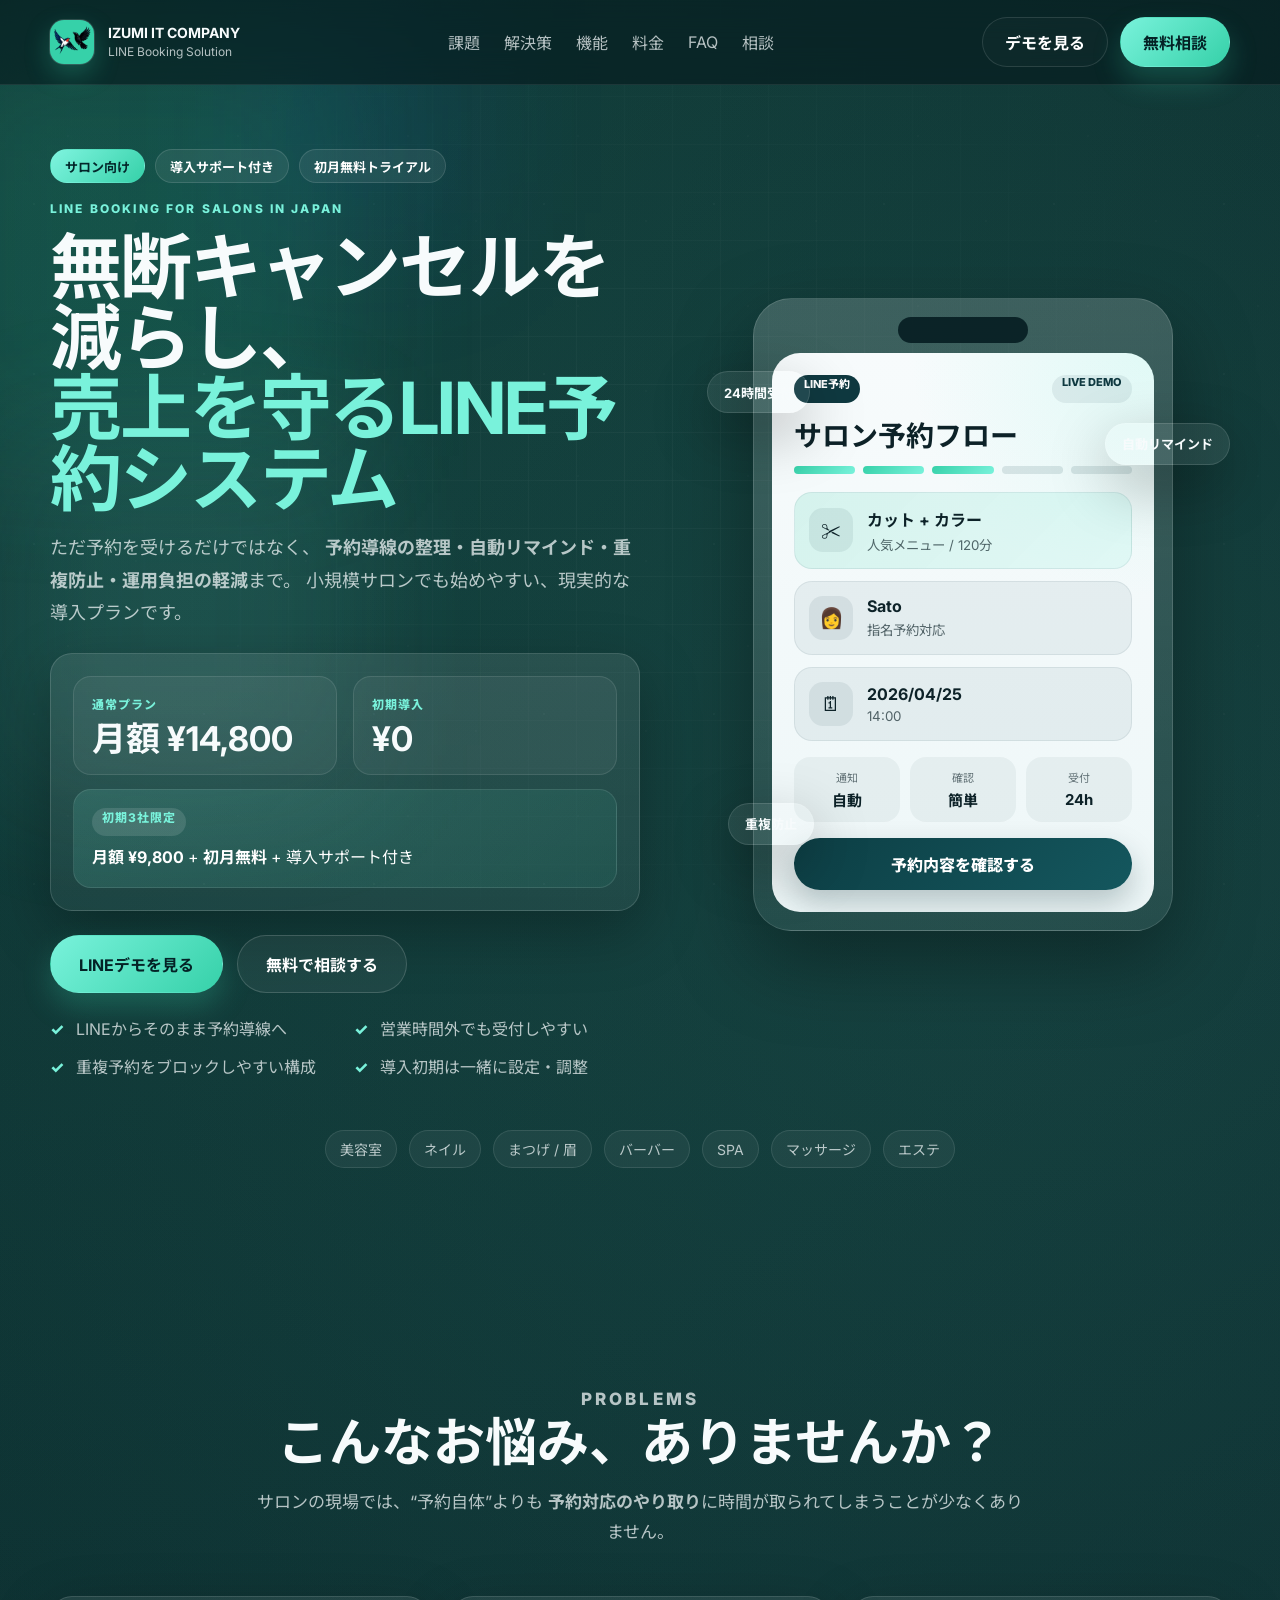
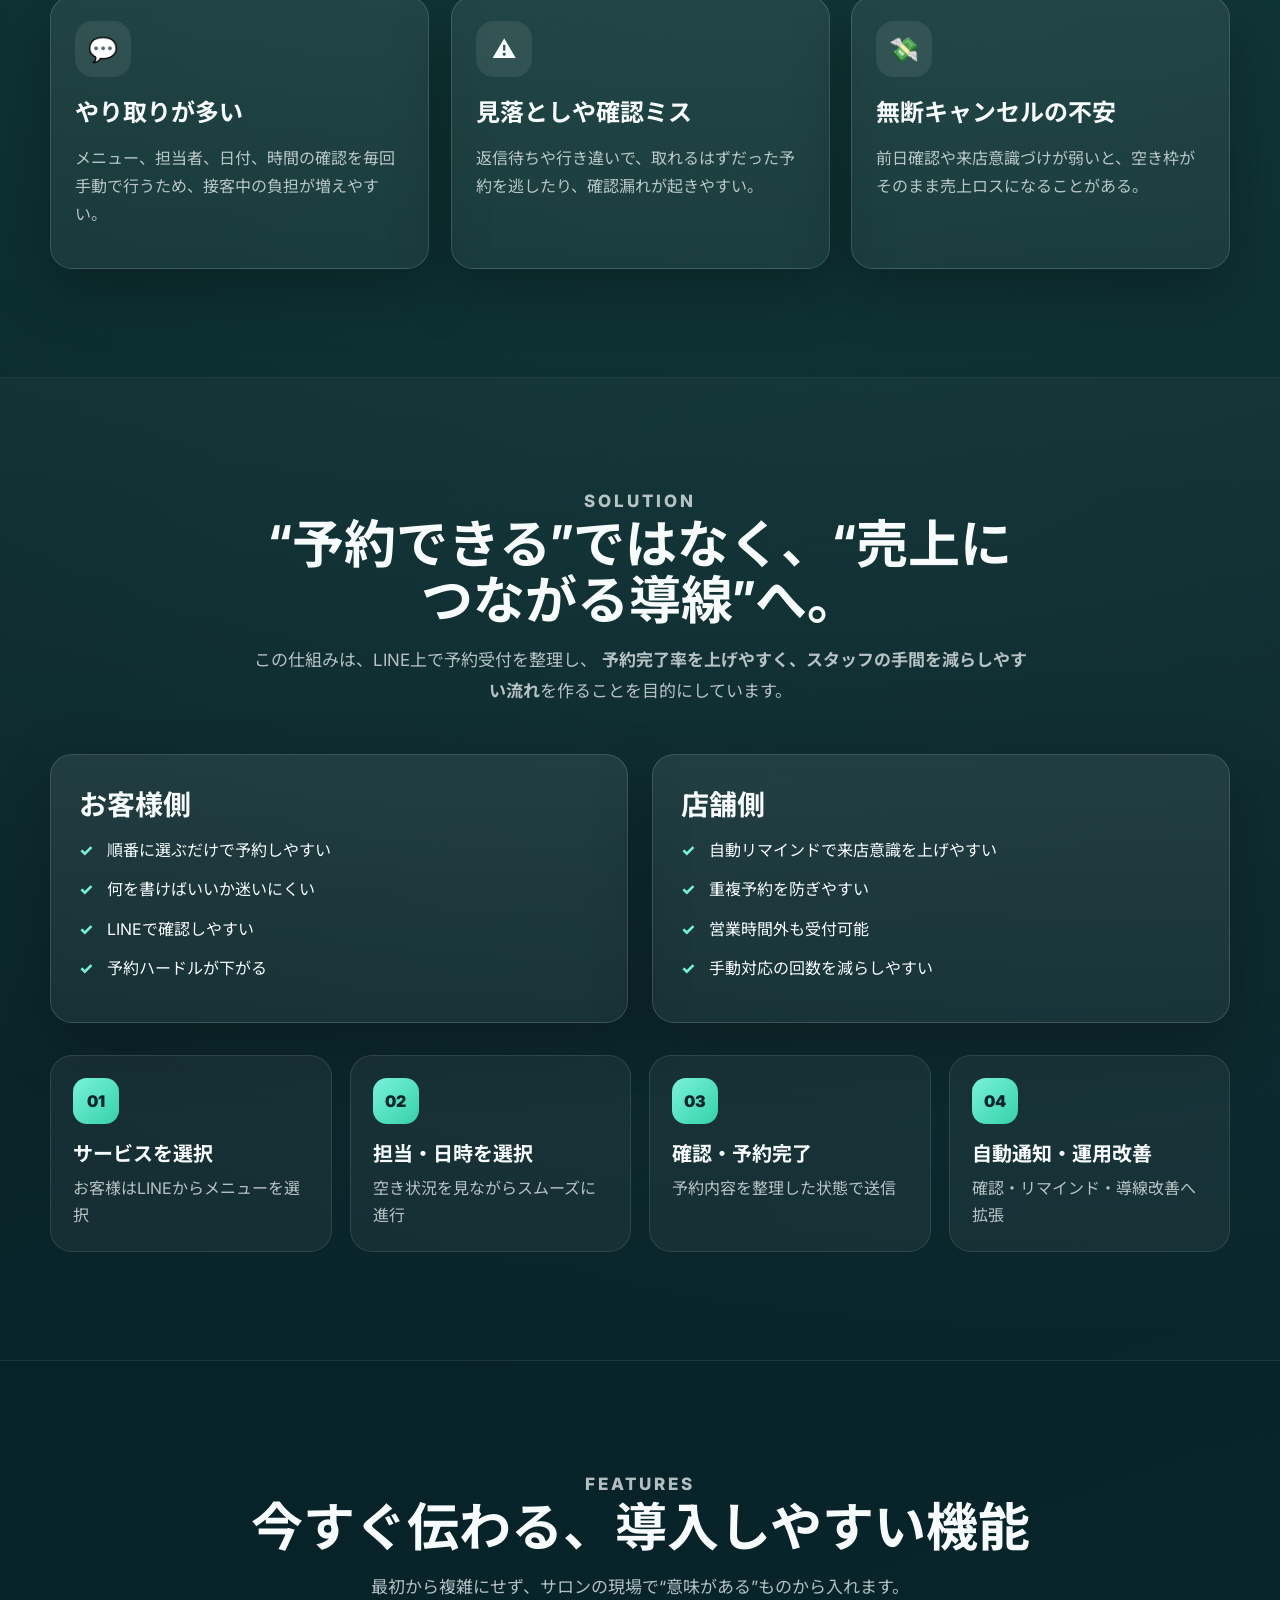
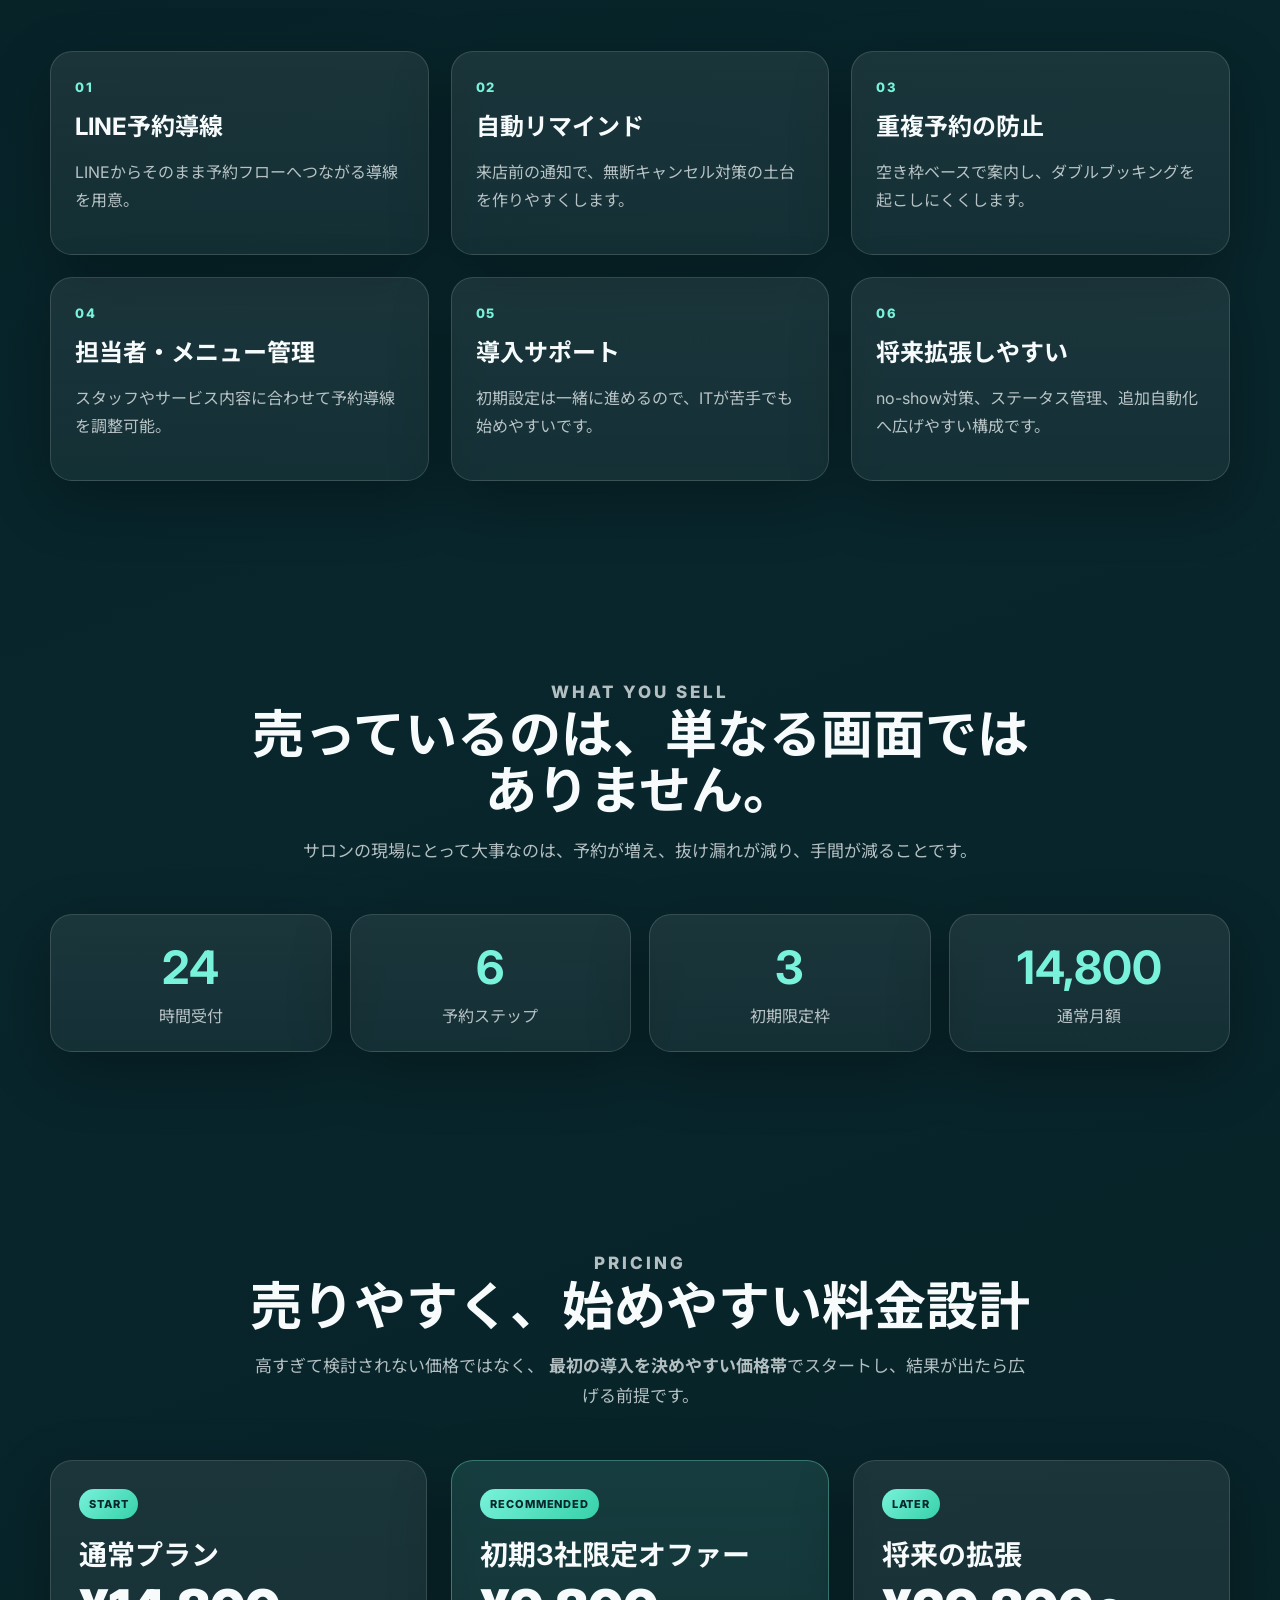
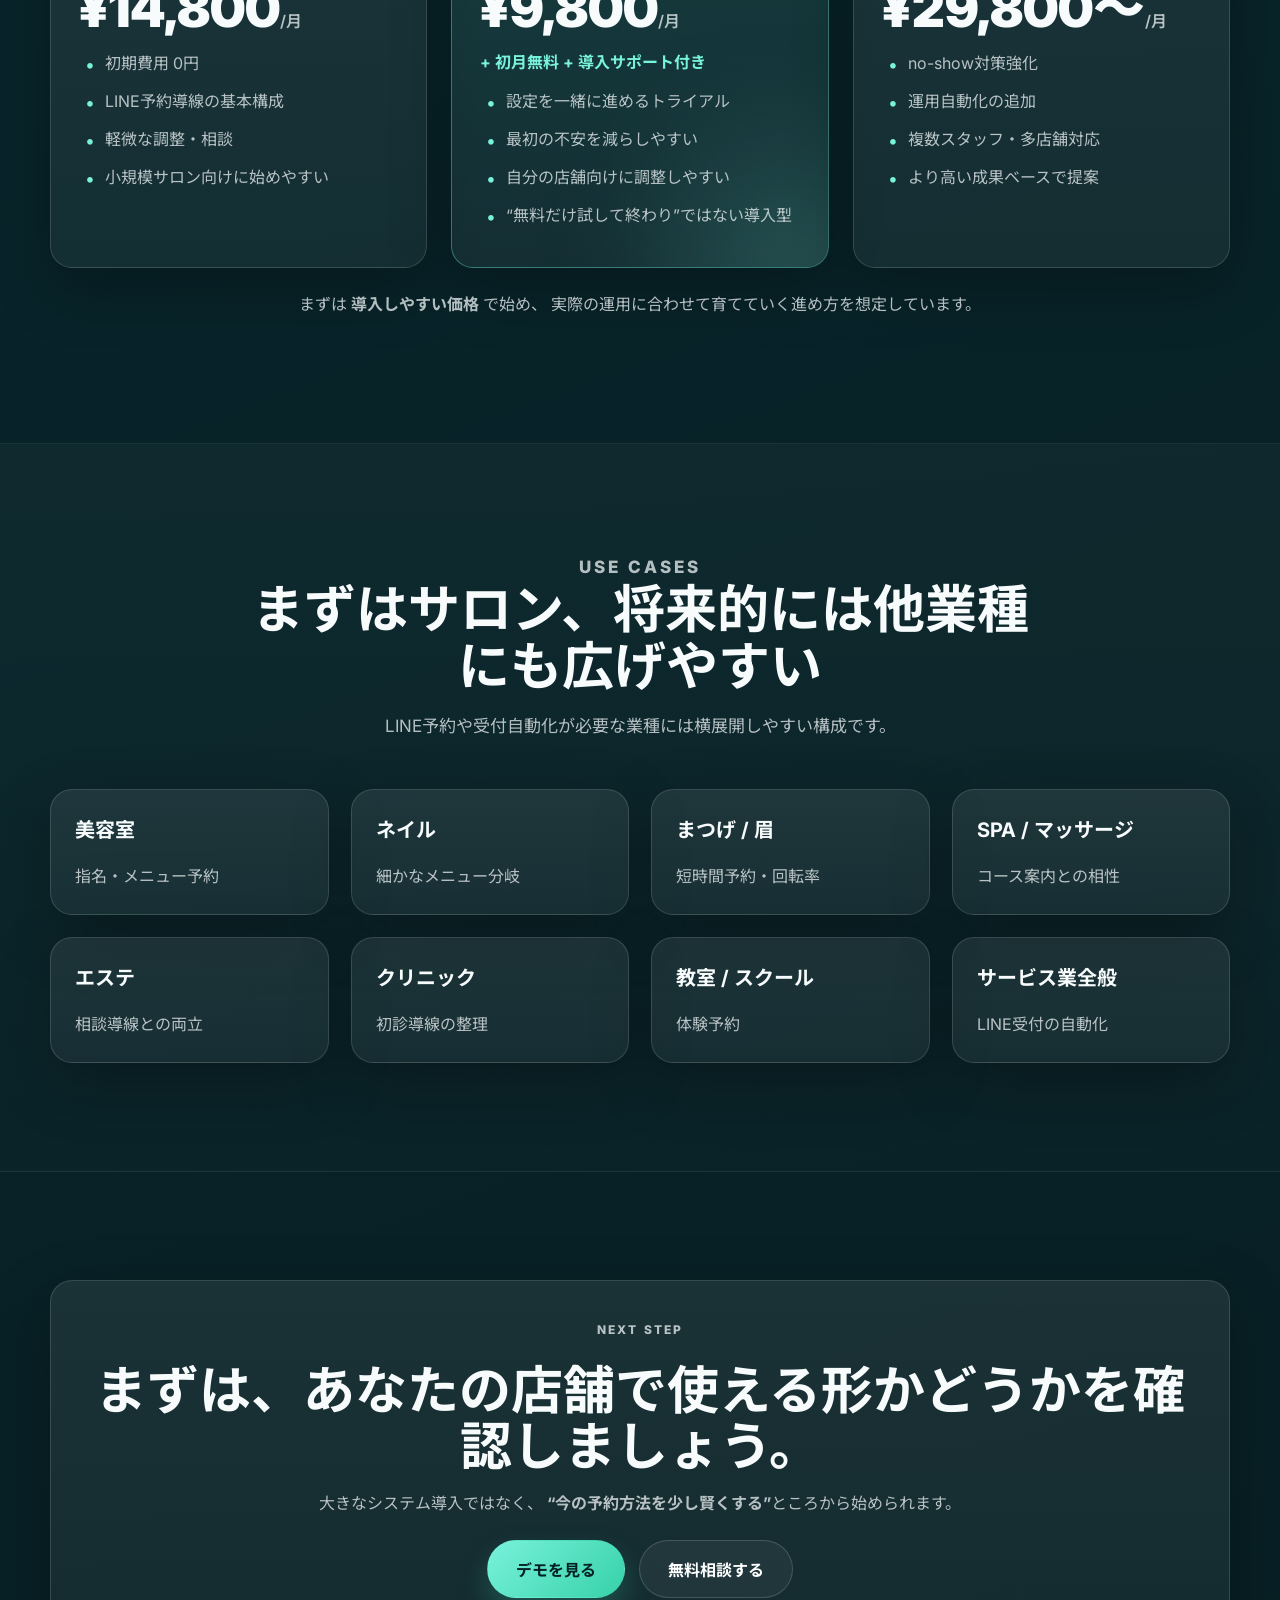
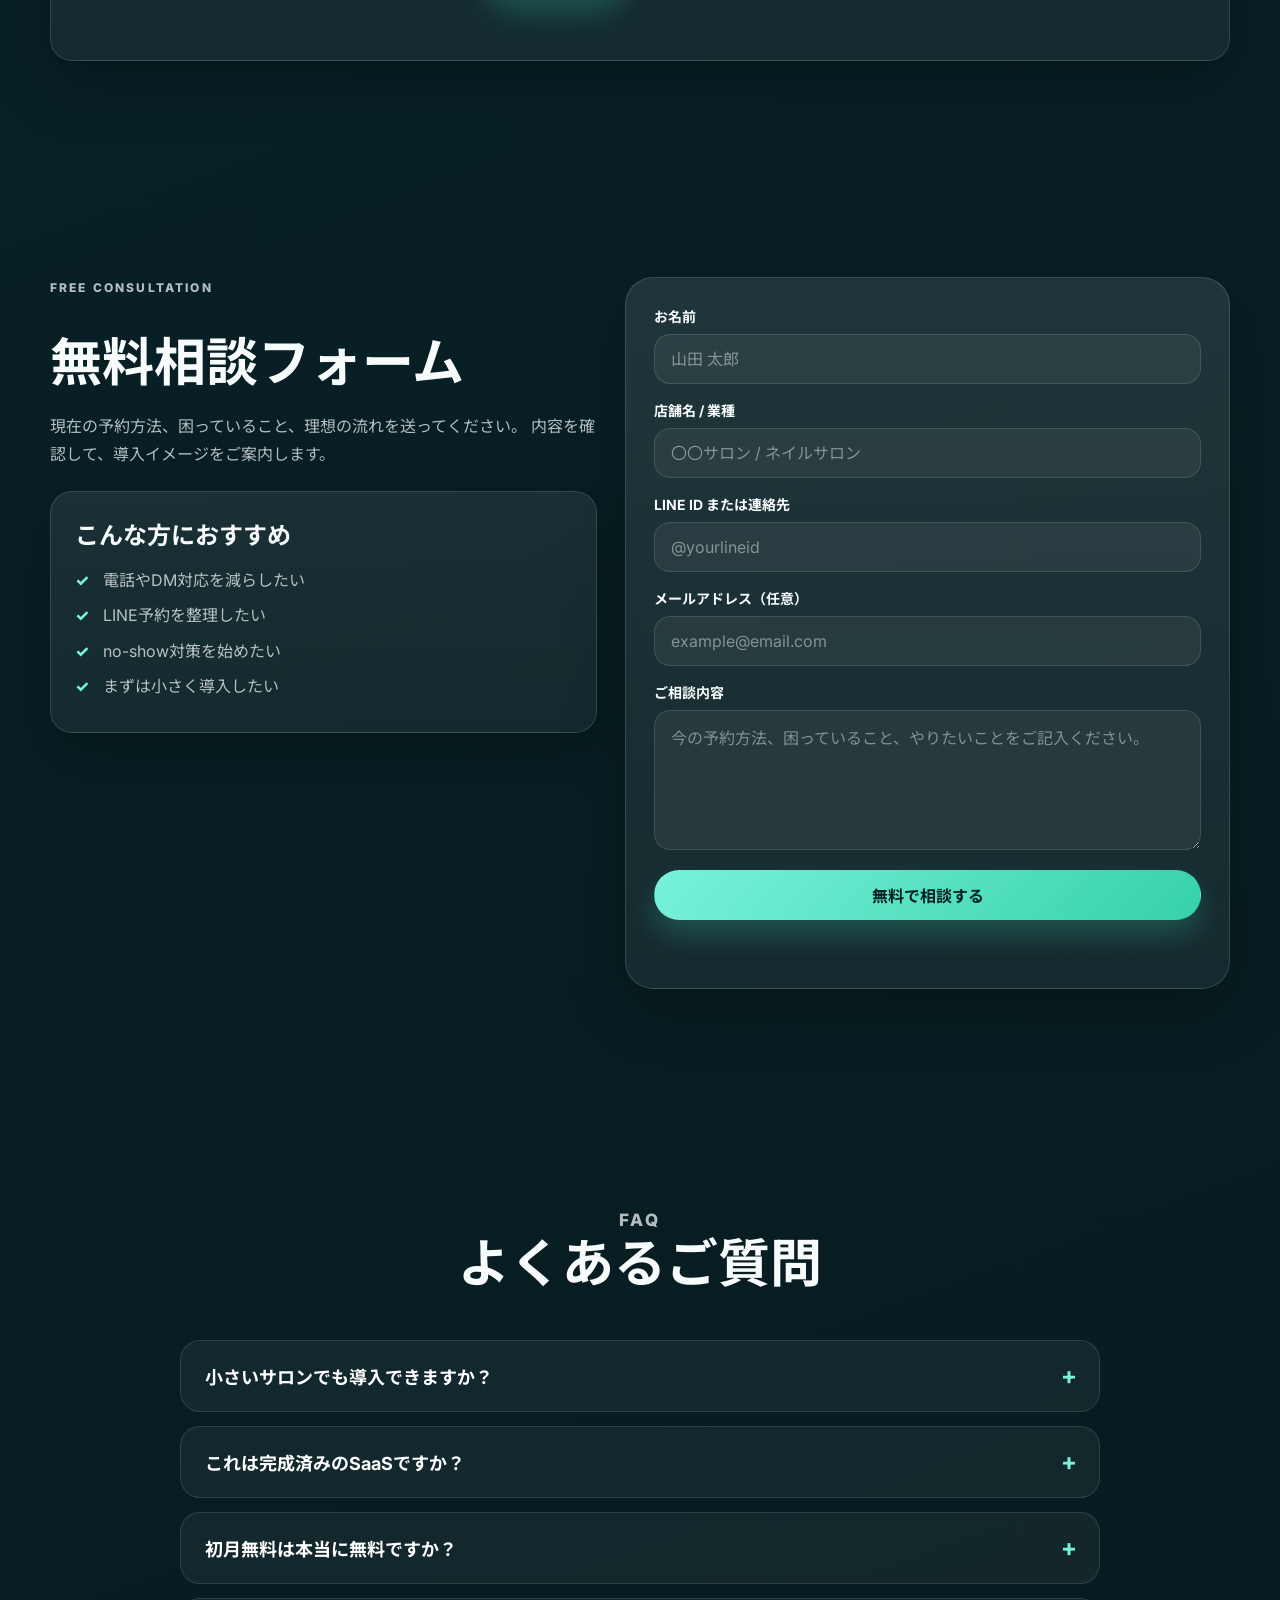
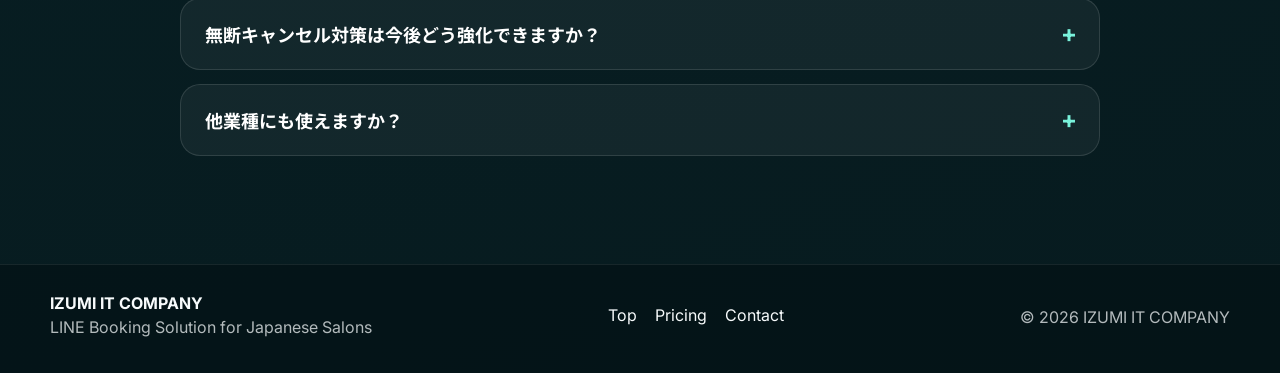
<file: line-booking/index.html>
<!DOCTYPE html>
<html lang="ja">
<head>
  <meta charset="UTF-8" />
  <meta name="viewport" content="width=device-width, initial-scale=1.0" />

  <title>無断キャンセル対策に強いLINE予約システム | サロン向け | IZUMI IT COMPANY</title>
  <meta
    name="description"
    content="サロン向けLINE予約システム。無断キャンセル対策、予約導線の整理、自動リマインド、重複防止、導入サポート付き初月無料トライアル。美容室・ネイル・まつげ・SPA・マッサージ向け。"
  />
  <meta
    name="keywords"
    content="LINE予約, サロン予約システム, 無断キャンセル対策, LINE自動化, 美容室予約, ネイルサロン予約, LIFF, サロンDX"
  />

  <meta property="og:type" content="website" />
  <meta property="og:title" content="無断キャンセル対策に強いLINE予約システム | IZUMI IT COMPANY" />
  <meta
    property="og:description"
    content="売上を守るLINE予約導線。初月無料トライアル、導入サポート付き。サロン向けに現実的な形で導入できます。"
  />
  <meta property="og:url" content="https://www.izumi-it-company.com/line-booking/" />

  <link rel="shortcut icon" href="https://www.izumi-it-company.com/assets/images/app/favicon.ico" type="image/x-icon" />
  <link rel="icon" type="image/png" sizes="16x16" href="https://www.izumi-it-company.com/assets/images/app/icon-16.png" />
  <link rel="icon" type="image/png" sizes="32x32" href="https://www.izumi-it-company.com/assets/images/app/icon-32.png" />
  <link rel="apple-touch-icon" sizes="180x180" href="https://www.izumi-it-company.com/assets/images/app/apple-touch-icon.png" />

  <link rel="preconnect" href="https://fonts.googleapis.com" />
  <link rel="preconnect" href="https://fonts.gstatic.com" crossorigin />
  <link
    href="https://fonts.googleapis.com/css2?family=Inter:wght@400;500;600;700;800&family=Noto+Sans+JP:wght@400;500;700;800&display=swap"
    rel="stylesheet"
  />

  <link rel="stylesheet" href="style.css" />
</head>
<body>
  <div class="noise"></div>
  <div class="bg-orb orb-a"></div>
  <div class="bg-orb orb-b"></div>
  <div class="bg-orb orb-c"></div>
  <div class="grid-lines"></div>

  <header class="site-header">
    <div class="container header-inner">
      <a href="#hero" class="brand">
        <span class="brand-mark"></span>
        <span class="brand-copy">
          <strong>IZUMI IT COMPANY</strong>
          <small>LINE Booking Solution</small>
        </span>
      </a>

      <nav class="desktop-nav">
        <a href="#problems">課題</a>
        <a href="#solution">解決策</a>
        <a href="#features">機能</a>
        <a href="#pricing">料金</a>
        <a href="#faq">FAQ</a>
        <a href="#contact">相談</a>
      </nav>

      <div class="header-actions">
        <a href="#" class="btn btn-ghost js-open-demo">デモを見る</a>
        <a href="#contact" class="btn btn-primary">無料相談</a>
        <button class="nav-toggle" type="button" aria-label="メニューを開く" aria-expanded="false">
          <span></span><span></span><span></span>
        </button>
      </div>
    </div>

    <nav class="mobile-nav">
      <a href="#problems">課題</a>
      <a href="#solution">解決策</a>
      <a href="#features">機能</a>
      <a href="#pricing">料金</a>
      <a href="#faq">FAQ</a>
      <a href="#contact">無料相談</a>
    </nav>
  </header>

  <main>
    <section class="hero section" id="hero">
      <div class="container hero-grid">
        <div class="hero-copy reveal">
          <div class="hero-badges">
            <span class="pill pill-green">サロン向け</span>
            <span class="pill">導入サポート付き</span>
            <span class="pill">初月無料トライアル</span>
          </div>

          <p class="section-kicker">LINE BOOKING FOR SALONS IN JAPAN</p>

          <h1>
            無断キャンセルを減らし、<br />
            <span>売上を守るLINE予約システム</span>
          </h1>

          <p class="hero-lead">
            ただ予約を受けるだけではなく、
            <strong>予約導線の整理・自動リマインド・重複防止・運用負担の軽減</strong>まで。
            小規模サロンでも始めやすい、現実的な導入プランです。
          </p>

          <div class="hero-price-box">
            <div class="hero-price-main">
              <div>
                <span class="label">通常プラン</span>
                <strong>月額 ¥14,800</strong>
              </div>
              <div>
                <span class="label">初期導入</span>
                <strong>¥0</strong>
              </div>
            </div>

            <div class="hero-offer">
              <span class="offer-badge">初期3社限定</span>
              <p><strong>月額 ¥9,800</strong> + <strong>初月無料</strong> + 導入サポート付き</p>
            </div>
          </div>

          <div class="hero-actions">
            <a href="#" class="btn btn-primary btn-lg js-open-demo">LINEデモを見る</a>
            <a href="#contact" class="btn btn-secondary btn-lg">無料で相談する</a>
          </div>

          <ul class="hero-points">
            <li>LINEからそのまま予約導線へ</li>
            <li>営業時間外でも受付しやすい</li>
            <li>重複予約をブロックしやすい構成</li>
            <li>導入初期は一緒に設定・調整</li>
          </ul>
        </div>

        <div class="hero-visual reveal">
          <div class="floating-tag tag-a">24時間受付</div>
          <div class="floating-tag tag-b">自動リマインド</div>
          <div class="floating-tag tag-c">重複防止</div>

          <div class="phone-mockup tilt-card">
            <div class="phone-notch"></div>
            <div class="phone-screen">
              <div class="app-header">
                <span class="app-badge">LINE予約</span>
                <span class="app-status">LIVE DEMO</span>
              </div>

              <h3>サロン予約フロー</h3>

              <div class="step-line">
                <span class="active"></span>
                <span class="active"></span>
                <span class="active"></span>
                <span></span>
                <span></span>
              </div>

              <div class="app-card app-card-primary">
                <div class="icon-chip">✂️</div>
                <div>
                  <strong>カット + カラー</strong>
                  <small>人気メニュー / 120分</small>
                </div>
              </div>

              <div class="app-card">
                <div class="icon-chip">👩</div>
                <div>
                  <strong>Sato</strong>
                  <small>指名予約対応</small>
                </div>
              </div>

              <div class="app-card">
                <div class="icon-chip">🗓</div>
                <div>
                  <strong>2026/04/25</strong>
                  <small>14:00</small>
                </div>
              </div>

              <div class="mini-stats">
                <div>
                  <span>通知</span>
                  <strong>自動</strong>
                </div>
                <div>
                  <span>確認</span>
                  <strong>簡単</strong>
                </div>
                <div>
                  <span>受付</span>
                  <strong>24h</strong>
                </div>
              </div>

              <button class="phone-button" type="button">予約内容を確認する</button>
            </div>
          </div>
        </div>
      </div>

      <div class="container trust-bar reveal">
        <span>美容室</span>
        <span>ネイル</span>
        <span>まつげ / 眉</span>
        <span>バーバー</span>
        <span>SPA</span>
        <span>マッサージ</span>
        <span>エステ</span>
      </div>
    </section>

    <section class="section" id="problems">
      <div class="container">
        <div class="section-head reveal">
          <p class="section-kicker">PROBLEMS</p>
          <h2>こんなお悩み、ありませんか？</h2>
          <p>
            サロンの現場では、“予約自体”よりも
            <strong>予約対応のやり取り</strong>に時間が取られてしまうことが少なくありません。
          </p>
        </div>

        <div class="cards-grid cards-3">
          <article class="glass-card reveal tilt-card">
            <div class="card-icon">💬</div>
            <h3>やり取りが多い</h3>
            <p>メニュー、担当者、日付、時間の確認を毎回手動で行うため、接客中の負担が増えやすい。</p>
          </article>

          <article class="glass-card reveal tilt-card">
            <div class="card-icon">⚠️</div>
            <h3>見落としや確認ミス</h3>
            <p>返信待ちや行き違いで、取れるはずだった予約を逃したり、確認漏れが起きやすい。</p>
          </article>

          <article class="glass-card reveal tilt-card">
            <div class="card-icon">💸</div>
            <h3>無断キャンセルの不安</h3>
            <p>前日確認や来店意識づけが弱いと、空き枠がそのまま売上ロスになることがある。</p>
          </article>
        </div>
      </div>
    </section>

    <section class="section section-dark" id="solution">
      <div class="container">
        <div class="section-head reveal">
          <p class="section-kicker">SOLUTION</p>
          <h2>“予約できる”ではなく、“売上につながる導線”へ。</h2>
          <p>
            この仕組みは、LINE上で予約受付を整理し、
            <strong>予約完了率を上げやすく、スタッフの手間を減らしやすい流れ</strong>を作ることを目的にしています。
          </p>
        </div>

        <div class="split-grid">
          <div class="glass-panel reveal">
            <h3>お客様側</h3>
            <ul class="check-list">
              <li>順番に選ぶだけで予約しやすい</li>
              <li>何を書けばいいか迷いにくい</li>
              <li>LINEで確認しやすい</li>
              <li>予約ハードルが下がる</li>
            </ul>
          </div>

          <div class="glass-panel reveal">
            <h3>店舗側</h3>
            <ul class="check-list">
              <li>自動リマインドで来店意識を上げやすい</li>
              <li>重複予約を防ぎやすい</li>
              <li>営業時間外も受付可能</li>
              <li>手動対応の回数を減らしやすい</li>
            </ul>
          </div>
        </div>

        <div class="timeline reveal">
          <div class="timeline-item">
            <span>01</span>
            <div>
              <h3>サービスを選択</h3>
              <p>お客様はLINEからメニューを選択</p>
            </div>
          </div>
          <div class="timeline-item">
            <span>02</span>
            <div>
              <h3>担当・日時を選択</h3>
              <p>空き状況を見ながらスムーズに進行</p>
            </div>
          </div>
          <div class="timeline-item">
            <span>03</span>
            <div>
              <h3>確認・予約完了</h3>
              <p>予約内容を整理した状態で送信</p>
            </div>
          </div>
          <div class="timeline-item">
            <span>04</span>
            <div>
              <h3>自動通知・運用改善</h3>
              <p>確認・リマインド・導線改善へ拡張</p>
            </div>
          </div>
        </div>
      </div>
    </section>

    <section class="section" id="features">
      <div class="container">
        <div class="section-head reveal">
          <p class="section-kicker">FEATURES</p>
          <h2>今すぐ伝わる、導入しやすい機能</h2>
          <p>最初から複雑にせず、サロンの現場で“意味がある”ものから入れます。</p>
        </div>

        <div class="cards-grid cards-3">
          <article class="feature-card reveal">
            <span class="feature-no">01</span>
            <h3>LINE予約導線</h3>
            <p>LINEからそのまま予約フローへつながる導線を用意。</p>
          </article>

          <article class="feature-card reveal">
            <span class="feature-no">02</span>
            <h3>自動リマインド</h3>
            <p>来店前の通知で、無断キャンセル対策の土台を作りやすくします。</p>
          </article>

          <article class="feature-card reveal">
            <span class="feature-no">03</span>
            <h3>重複予約の防止</h3>
            <p>空き枠ベースで案内し、ダブルブッキングを起こしにくくします。</p>
          </article>

          <article class="feature-card reveal">
            <span class="feature-no">04</span>
            <h3>担当者・メニュー管理</h3>
            <p>スタッフやサービス内容に合わせて予約導線を調整可能。</p>
          </article>

          <article class="feature-card reveal">
            <span class="feature-no">05</span>
            <h3>導入サポート</h3>
            <p>初期設定は一緒に進めるので、ITが苦手でも始めやすいです。</p>
          </article>

          <article class="feature-card reveal">
            <span class="feature-no">06</span>
            <h3>将来拡張しやすい</h3>
            <p>no-show対策、ステータス管理、追加自動化へ広げやすい構成です。</p>
          </article>
        </div>
      </div>
    </section>

    <section class="section metrics-section">
      <div class="container">
        <div class="section-head reveal">
          <p class="section-kicker">WHAT YOU SELL</p>
          <h2>売っているのは、単なる画面ではありません。</h2>
          <p>サロンの現場にとって大事なのは、予約が増え、抜け漏れが減り、手間が減ることです。</p>
        </div>

        <div class="stats-grid reveal">
          <div class="stat-card">
            <strong class="js-counter" data-target="24">0</strong>
            <span>時間受付</span>
          </div>
          <div class="stat-card">
            <strong class="js-counter" data-target="6">0</strong>
            <span>予約ステップ</span>
          </div>
          <div class="stat-card">
            <strong class="js-counter" data-target="3">0</strong>
            <span>初期限定枠</span>
          </div>
          <div class="stat-card">
            <strong class="js-counter" data-target="14800">0</strong>
            <span>通常月額</span>
          </div>
        </div>
      </div>
    </section>

    <section class="section pricing-section" id="pricing">
      <div class="container">
        <div class="section-head reveal">
          <p class="section-kicker">PRICING</p>
          <h2>売りやすく、始めやすい料金設計</h2>
          <p>
            高すぎて検討されない価格ではなく、
            <strong>最初の導入を決めやすい価格帯</strong>でスタートし、結果が出たら広げる前提です。
          </p>
        </div>

        <div class="pricing-grid">
          <article class="pricing-card reveal">
            <span class="pricing-chip">START</span>
            <h3>通常プラン</h3>
            <div class="pricing-price">¥14,800<span>/月</span></div>
            <ul class="pricing-list">
              <li>初期費用 0円</li>
              <li>LINE予約導線の基本構成</li>
              <li>軽微な調整・相談</li>
              <li>小規模サロン向けに始めやすい</li>
            </ul>
          </article>

          <article class="pricing-card pricing-card-featured reveal">
            <div class="featured-glow"></div>
            <span class="pricing-chip">RECOMMENDED</span>
            <h3>初期3社限定オファー</h3>
            <div class="pricing-price">¥9,800<span>/月</span></div>
            <p class="pricing-sub">+ 初月無料 + 導入サポート付き</p>
            <ul class="pricing-list">
              <li>設定を一緒に進めるトライアル</li>
              <li>最初の不安を減らしやすい</li>
              <li>自分の店舗向けに調整しやすい</li>
              <li>“無料だけ試して終わり”ではない導入型</li>
            </ul>
          </article>

          <article class="pricing-card reveal">
            <span class="pricing-chip">LATER</span>
            <h3>将来の拡張</h3>
            <div class="pricing-price">¥29,800〜<span>/月</span></div>
            <ul class="pricing-list">
              <li>no-show対策強化</li>
              <li>運用自動化の追加</li>
              <li>複数スタッフ・多店舗対応</li>
              <li>より高い成果ベースで提案</li>
            </ul>
          </article>
        </div>

        <div class="pricing-note reveal">
          <p>
            まずは <strong>導入しやすい価格</strong> で始め、
            実際の運用に合わせて育てていく進め方を想定しています。
          </p>
        </div>
      </div>
    </section>

    <section class="section section-dark">
      <div class="container">
        <div class="section-head reveal">
          <p class="section-kicker">USE CASES</p>
          <h2>まずはサロン、将来的には他業種にも広げやすい</h2>
          <p>LINE予約や受付自動化が必要な業種には横展開しやすい構成です。</p>
        </div>

        <div class="cards-grid cards-4">
          <article class="mini-card reveal"><strong>美容室</strong><span>指名・メニュー予約</span></article>
          <article class="mini-card reveal"><strong>ネイル</strong><span>細かなメニュー分岐</span></article>
          <article class="mini-card reveal"><strong>まつげ / 眉</strong><span>短時間予約・回転率</span></article>
          <article class="mini-card reveal"><strong>SPA / マッサージ</strong><span>コース案内との相性</span></article>
          <article class="mini-card reveal"><strong>エステ</strong><span>相談導線との両立</span></article>
          <article class="mini-card reveal"><strong>クリニック</strong><span>初診導線の整理</span></article>
          <article class="mini-card reveal"><strong>教室 / スクール</strong><span>体験予約</span></article>
          <article class="mini-card reveal"><strong>サービス業全般</strong><span>LINE受付の自動化</span></article>
        </div>
      </div>
    </section>

    <section class="section final-cta-section">
      <div class="container">
        <div class="final-cta reveal">
          <p class="section-kicker">NEXT STEP</p>
          <h2>まずは、あなたの店舗で使える形かどうかを確認しましょう。</h2>
          <p>
            大きなシステム導入ではなく、
            <strong>“今の予約方法を少し賢くする”</strong>ところから始められます。
          </p>

          <div class="hero-actions center">
            <a href="#" class="btn btn-primary btn-lg js-open-demo">デモを見る</a>
            <a href="#contact" class="btn btn-secondary btn-lg">無料相談する</a>
          </div>
        </div>
      </div>
    </section>

    <section class="section contact-section" id="contact">
      <div class="container contact-grid">
        <div class="contact-copy reveal">
          <p class="section-kicker">FREE CONSULTATION</p>
          <h2>無料相談フォーム</h2>
          <p>
            現在の予約方法、困っていること、理想の流れを送ってください。
            内容を確認して、導入イメージをご案内します。
          </p>

          <div class="contact-side-card">
            <h3>こんな方におすすめ</h3>
            <ul class="check-list compact">
              <li>電話やDM対応を減らしたい</li>
              <li>LINE予約を整理したい</li>
              <li>no-show対策を始めたい</li>
              <li>まずは小さく導入したい</li>
            </ul>
          </div>
        </div>

        <div class="contact-form-wrap reveal">
          <form class="contact-form" id="contactForm">
            <div class="field">
              <label for="name">お名前</label>
              <input id="name" name="name" type="text" placeholder="山田 太郎" required />
            </div>

            <div class="field">
              <label for="business">店舗名 / 業種</label>
              <input id="business" name="business" type="text" placeholder="〇〇サロン / ネイルサロン" required />
            </div>

            <div class="field">
              <label for="line">LINE ID または連絡先</label>
              <input id="line" name="line" type="text" placeholder="@yourlineid" required />
            </div>

            <div class="field">
              <label for="email">メールアドレス（任意）</label>
              <input id="email" name="email" type="email" placeholder="example@email.com" />
            </div>

            <div class="field">
              <label for="message">ご相談内容</label>
              <textarea
                id="message"
                name="message"
                rows="5"
                placeholder="今の予約方法、困っていること、やりたいことをご記入ください。"
                required
              ></textarea>
            </div>

            <input type="text" name="website" id="website" class="hp-field" tabindex="-1" autocomplete="off" />

            <button type="submit" class="btn btn-primary btn-full" id="submitBtn">無料で相談する</button>
            <p class="form-message" id="formMessage"></p>
          </form>
        </div>
      </div>
    </section>

    <section class="section faq-section" id="faq">
      <div class="container">
        <div class="section-head reveal">
          <p class="section-kicker">FAQ</p>
          <h2>よくあるご質問</h2>
        </div>

        <div class="faq-list">
          <article class="faq-item reveal">
            <button class="faq-question" type="button" aria-expanded="false">
              小さいサロンでも導入できますか？
            </button>
            <div class="faq-answer">
              <p>はい。むしろ小規模サロンの方が、予約対応の負担が大きいため導入効果を感じやすいです。</p>
            </div>
          </article>

          <article class="faq-item reveal">
            <button class="faq-question" type="button" aria-expanded="false">
              これは完成済みのSaaSですか？
            </button>
            <div class="faq-answer">
              <p>今は、動く仕組みをベースに店舗ごとに導入する実装型・導入支援型です。</p>
            </div>
          </article>

          <article class="faq-item reveal">
            <button class="faq-question" type="button" aria-expanded="false">
              初月無料は本当に無料ですか？
            </button>
            <div class="faq-answer">
              <p>はい。ただし“放置の無料体験”ではなく、導入サポート付きで一緒に進めるトライアルです。</p>
            </div>
          </article>

          <article class="faq-item reveal">
            <button class="faq-question" type="button" aria-expanded="false">
              無断キャンセル対策は今後どう強化できますか？
            </button>
            <div class="faq-answer">
              <p>確認フロー、リマインド、キャンセル導線、リスク管理などを段階的に追加できます。</p>
            </div>
          </article>

          <article class="faq-item reveal">
            <button class="faq-question" type="button" aria-expanded="false">
              他業種にも使えますか？
            </button>
            <div class="faq-answer">
              <p>はい。サロンから始めつつ、予約・受付が必要な業種へ横展開しやすい構成です。</p>
            </div>
          </article>
        </div>
      </div>
    </section>
  </main>

  <div class="modal" id="demoModal" aria-hidden="true">
    <div class="modal-backdrop"></div>
    <div class="modal-dialog">
      <button class="modal-close" type="button" aria-label="閉じる">×</button>
      <div class="modal-content">
        <p class="section-kicker">WORKING DEMO</p>
        <h3>LINEデモを開きますか？</h3>
        <p>
          実際の予約フローを体験できます。<br />
          サービス → 担当者 → 日付 → 時間 → 確認 → 完了 の流れを確認できます。
        </p>

        <div class="hero-actions">
          <a class="btn btn-primary" href="https://line-app-xi.vercel.app/" target="_blank" rel="noopener noreferrer">
            デモを開く
          </a>
          <a class="btn btn-secondary" href="https://line-app-xi.vercel.app/?screen=lead" target="_blank" rel="noopener noreferrer">
            導入相談画面
          </a>
        </div>
      </div>
    </div>
  </div>

  <footer class="site-footer">
    <div class="container footer-inner">
      <div>
        <strong>IZUMI IT COMPANY</strong>
        <p>LINE Booking Solution for Japanese Salons</p>
      </div>

      <div class="footer-links">
        <a href="#hero">Top</a>
        <a href="#pricing">Pricing</a>
        <a href="#contact">Contact</a>
      </div>

      <div class="footer-copy">
        © <span id="year"></span> IZUMI IT COMPANY
      </div>
    </div>
  </footer>

  <script src="script.js"></script>
</body>
</html>
</file>
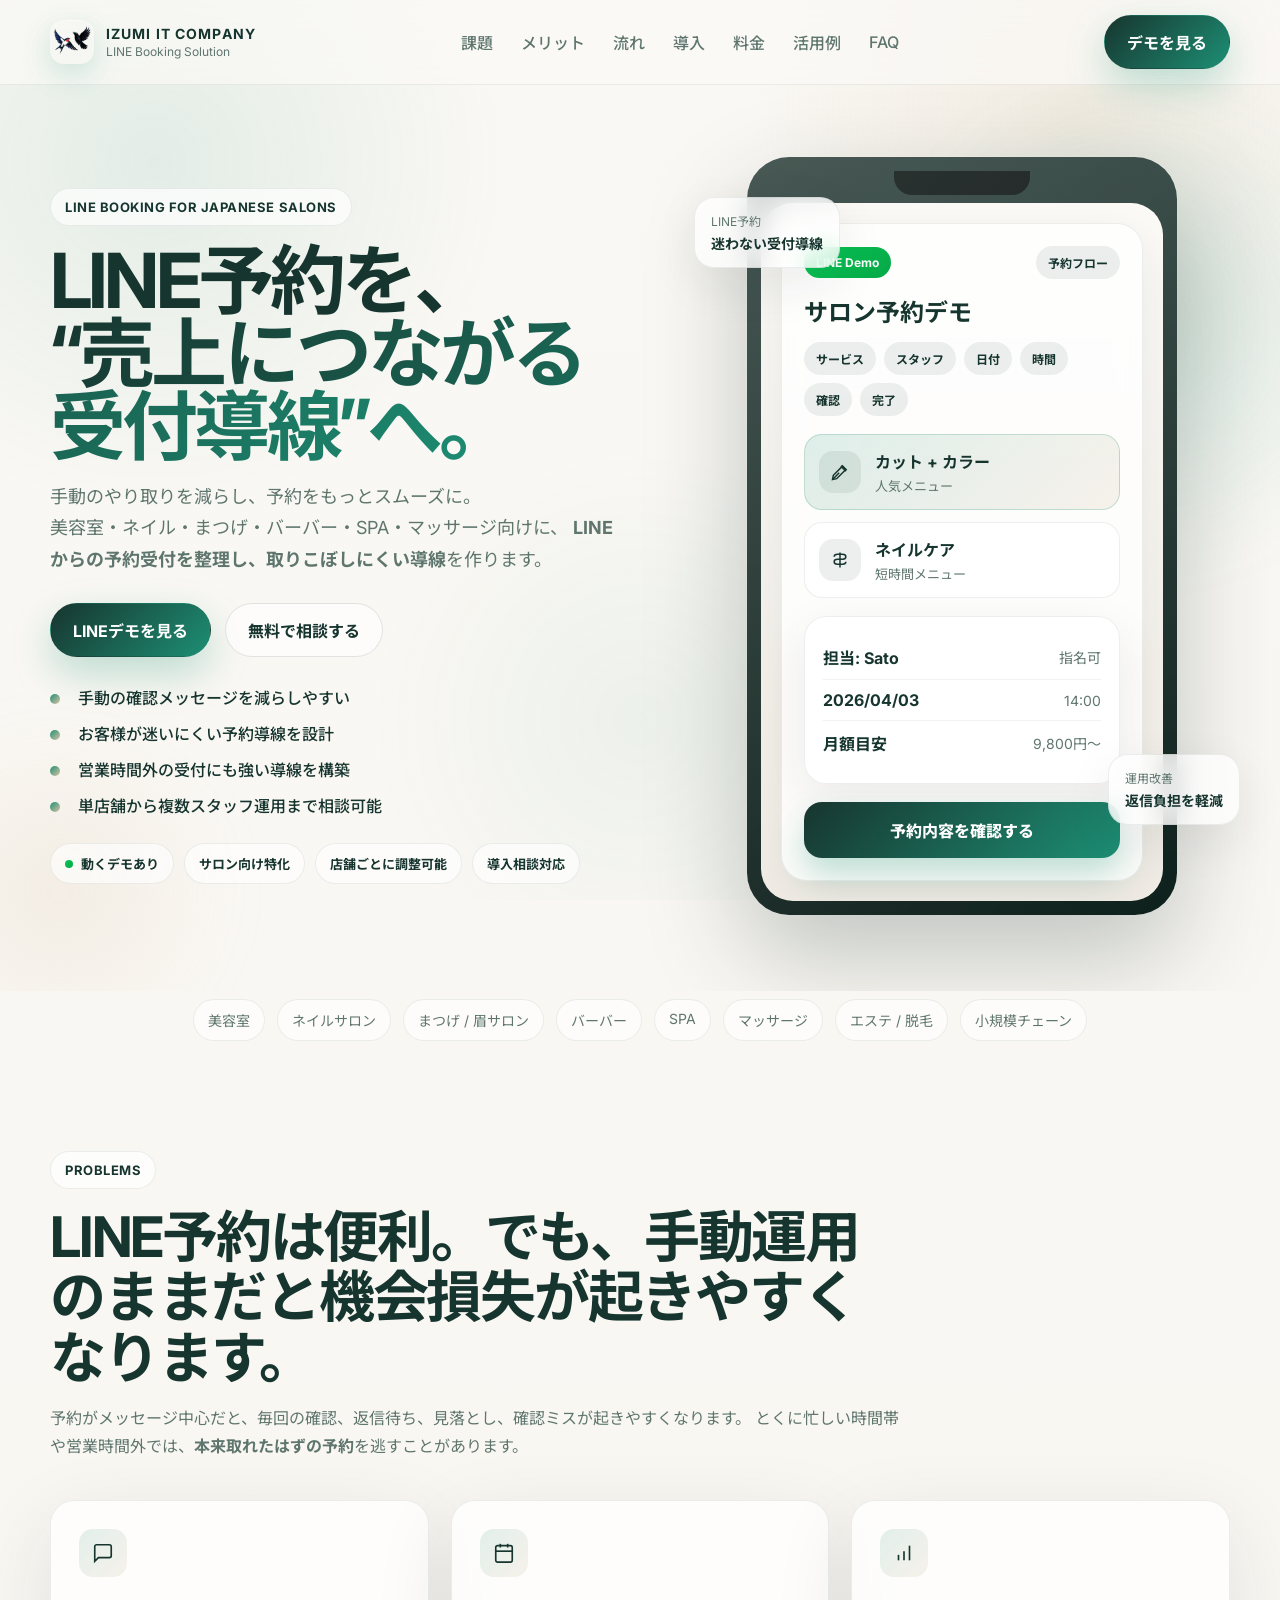
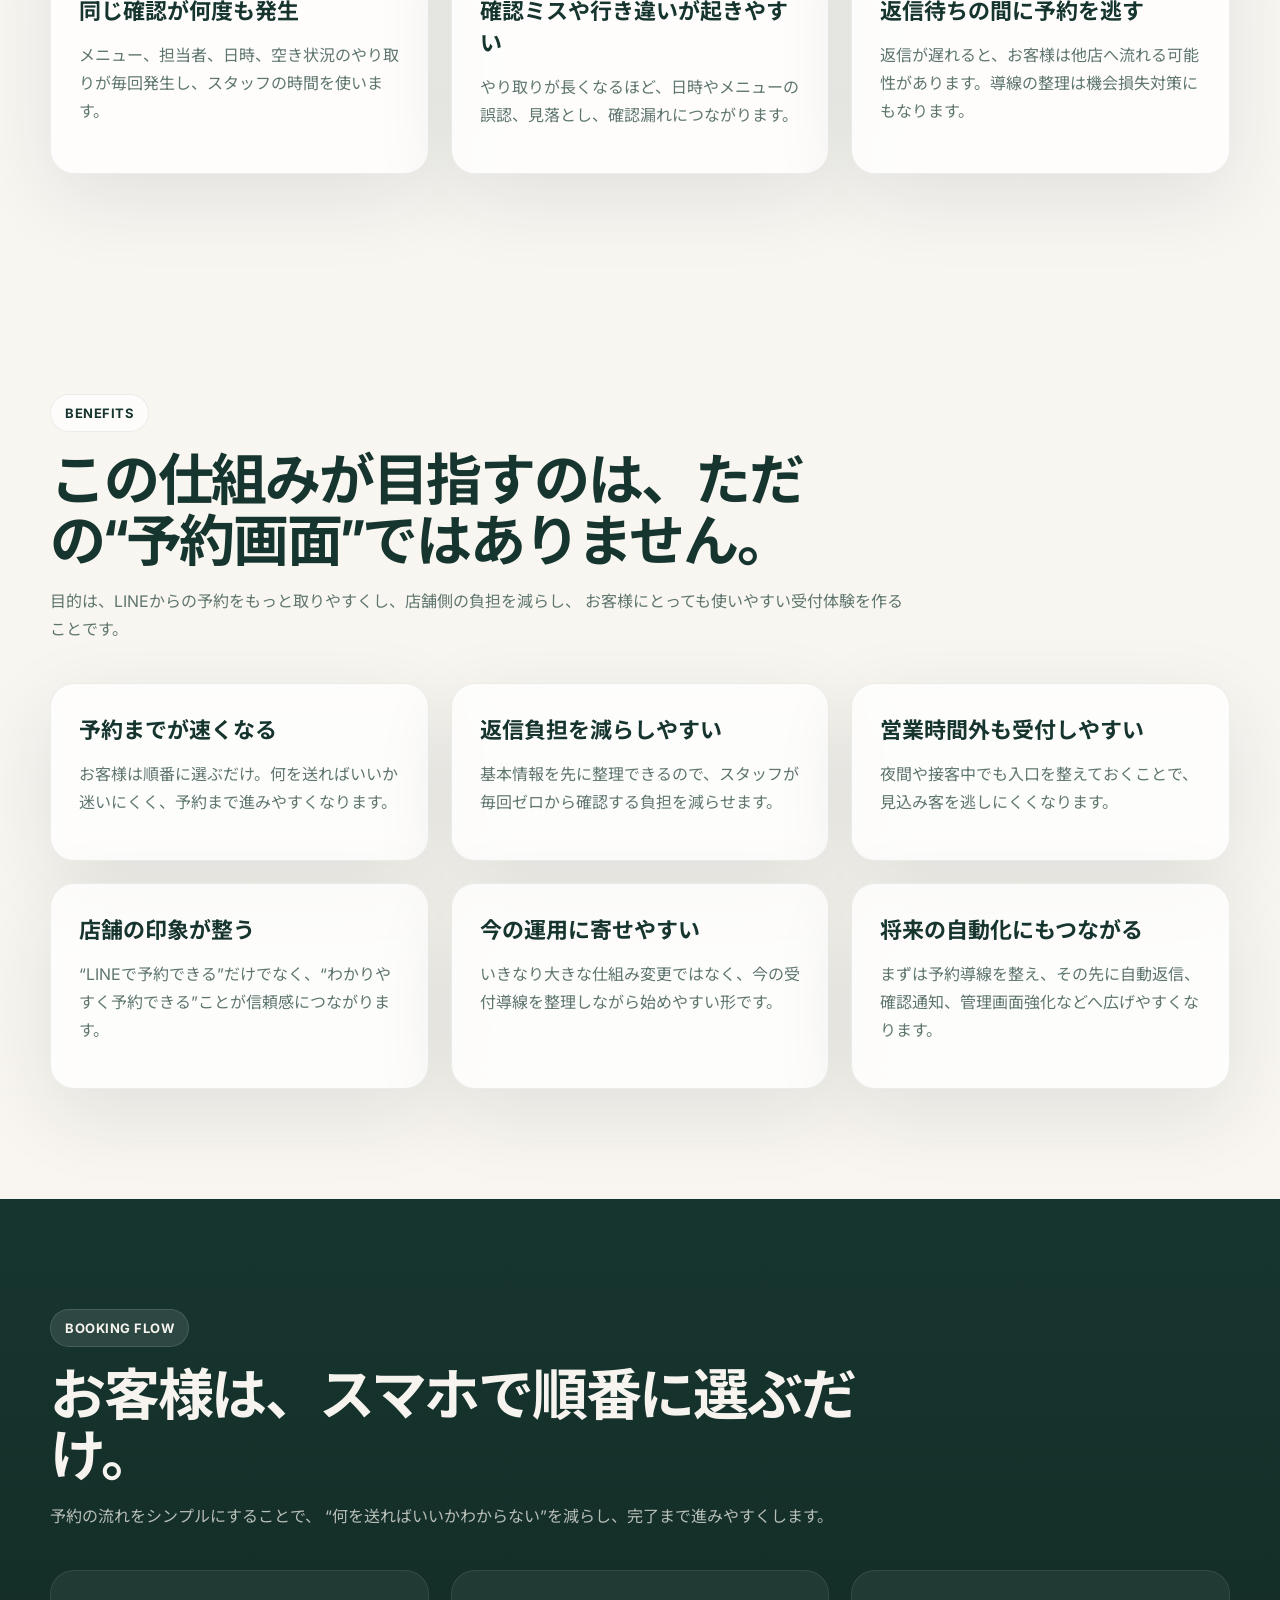
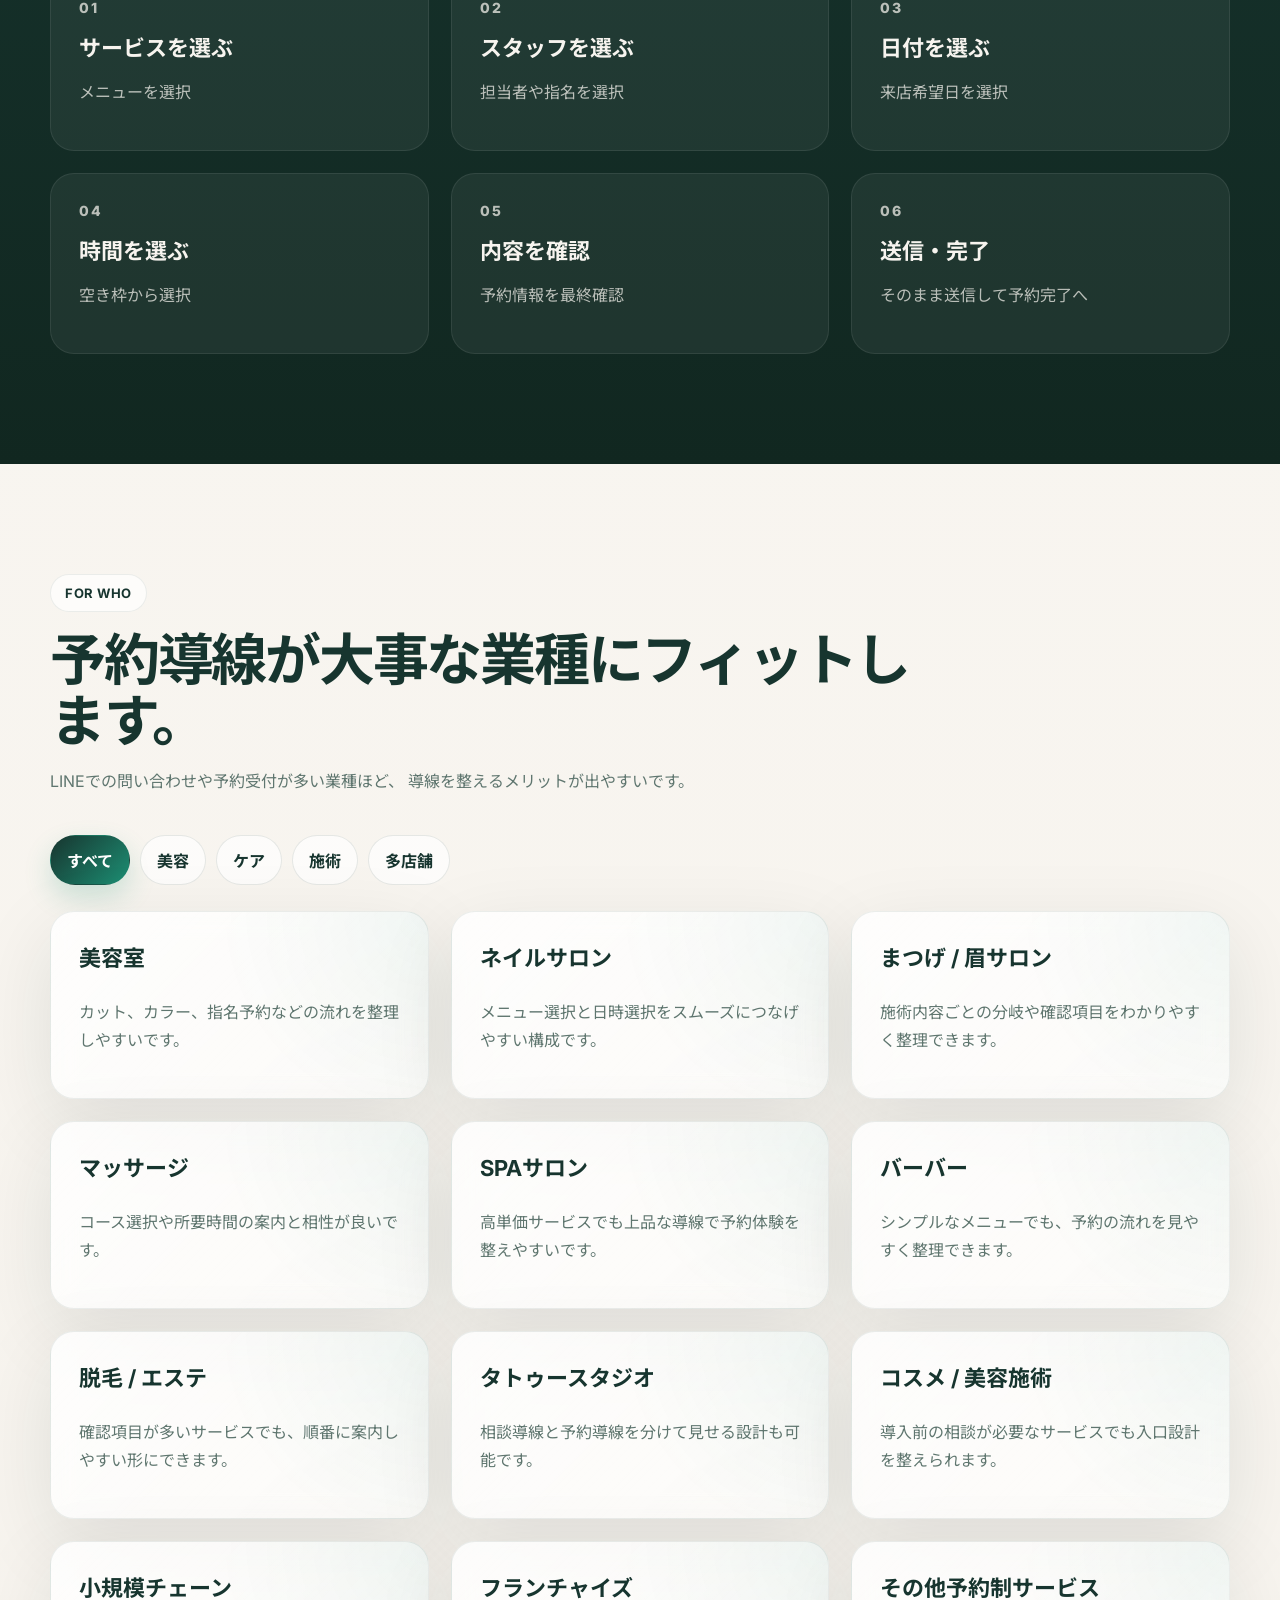
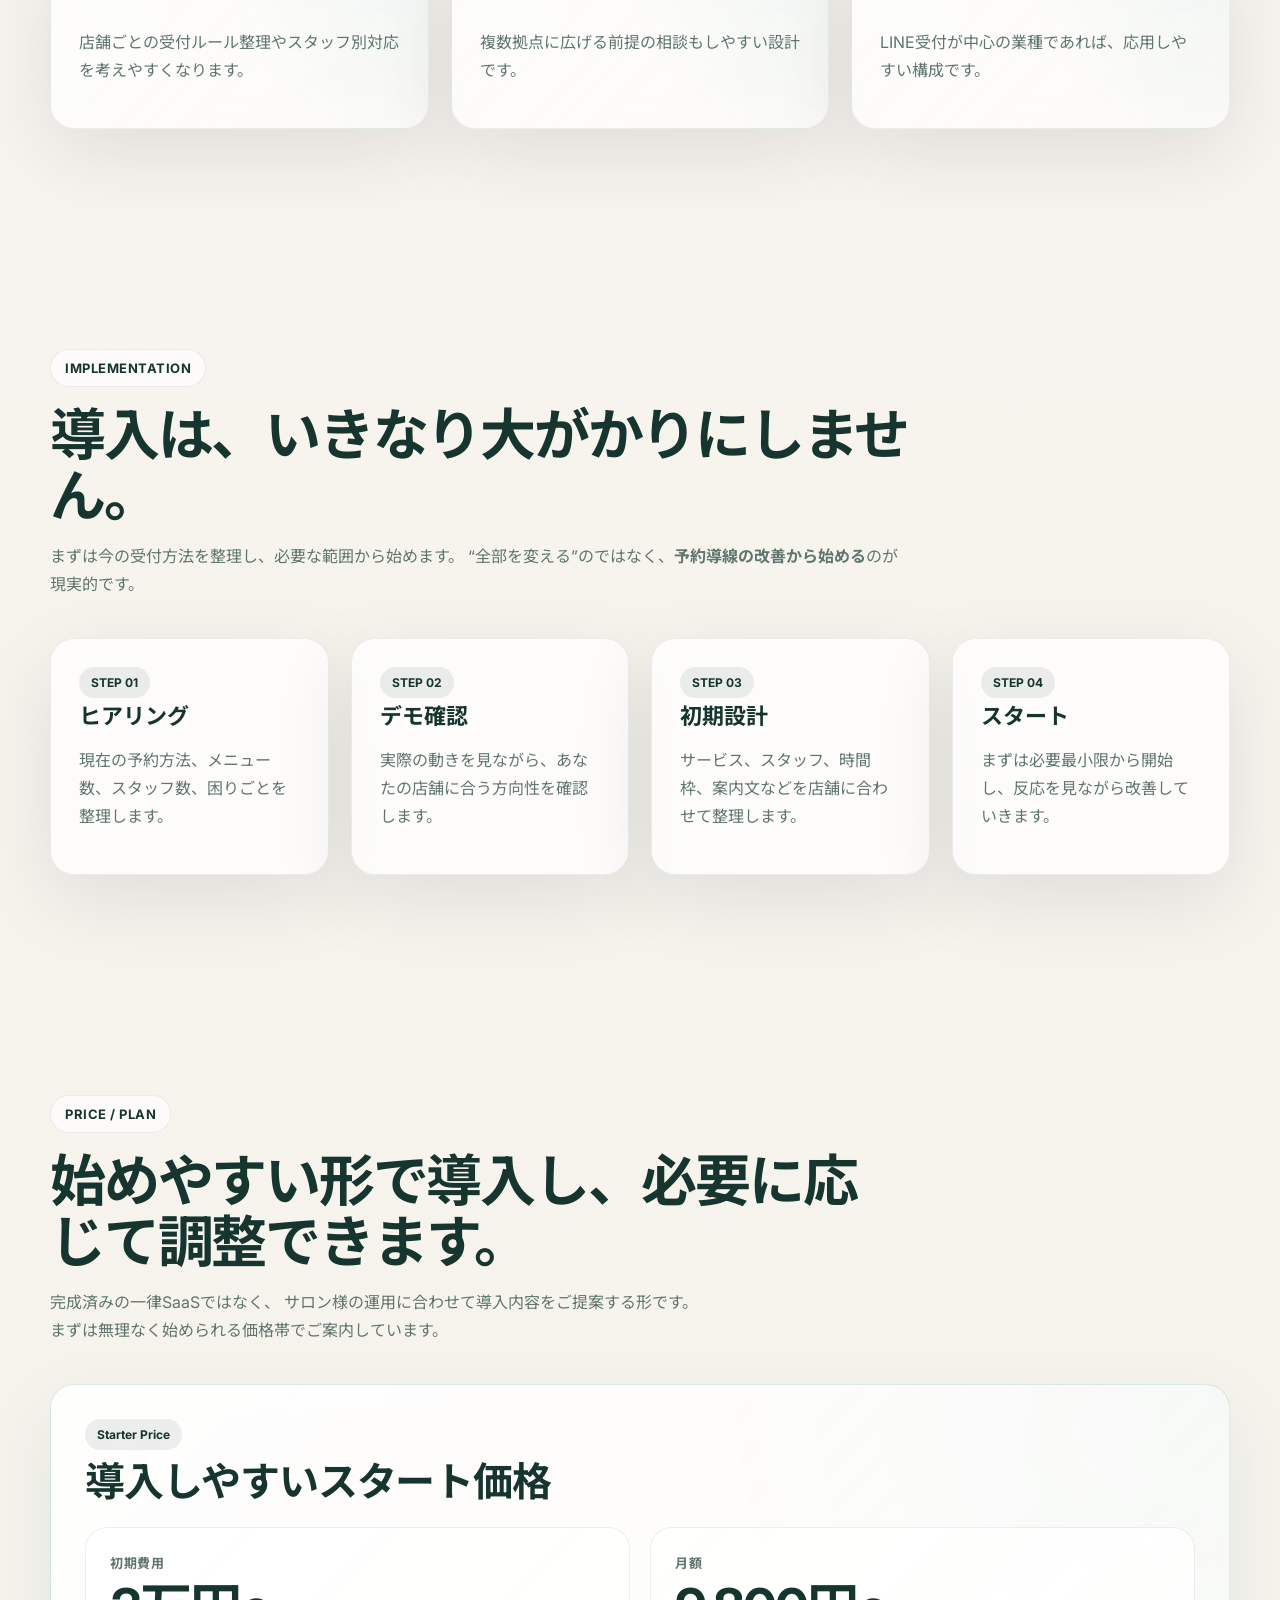
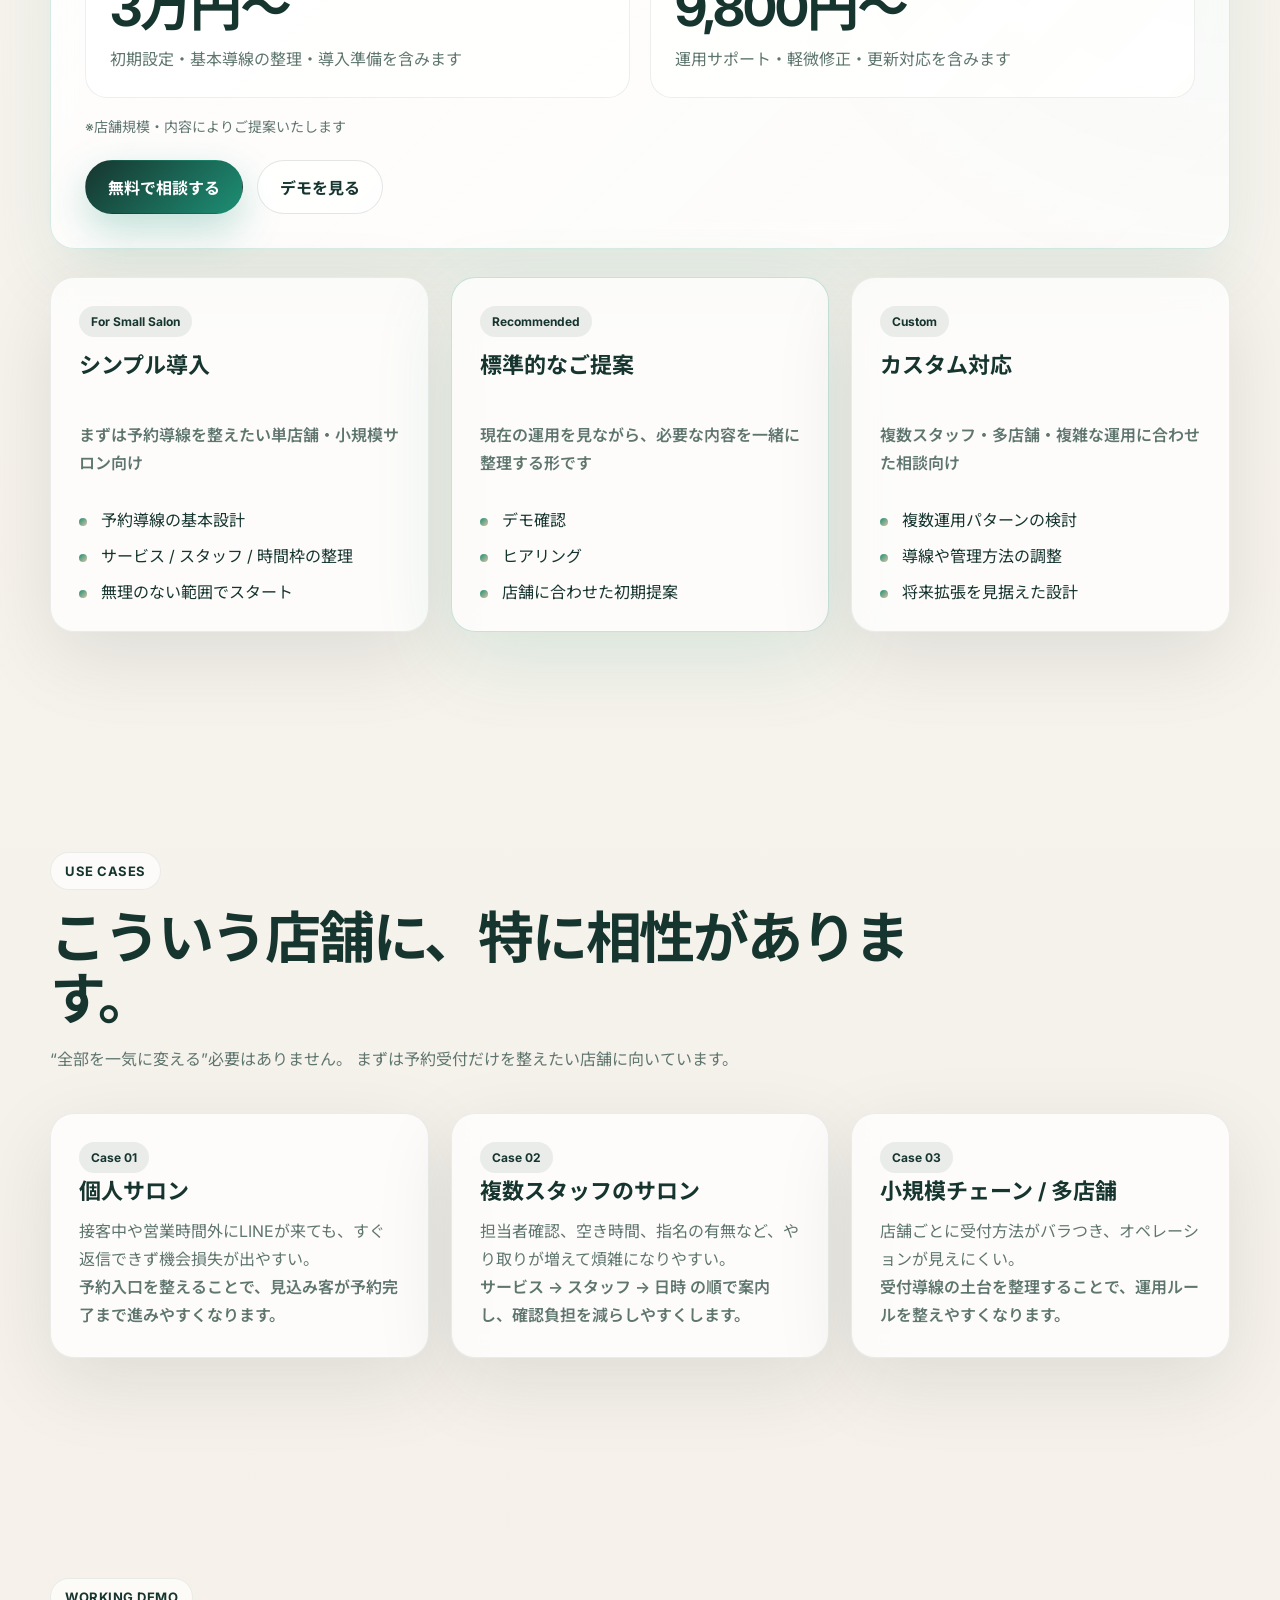
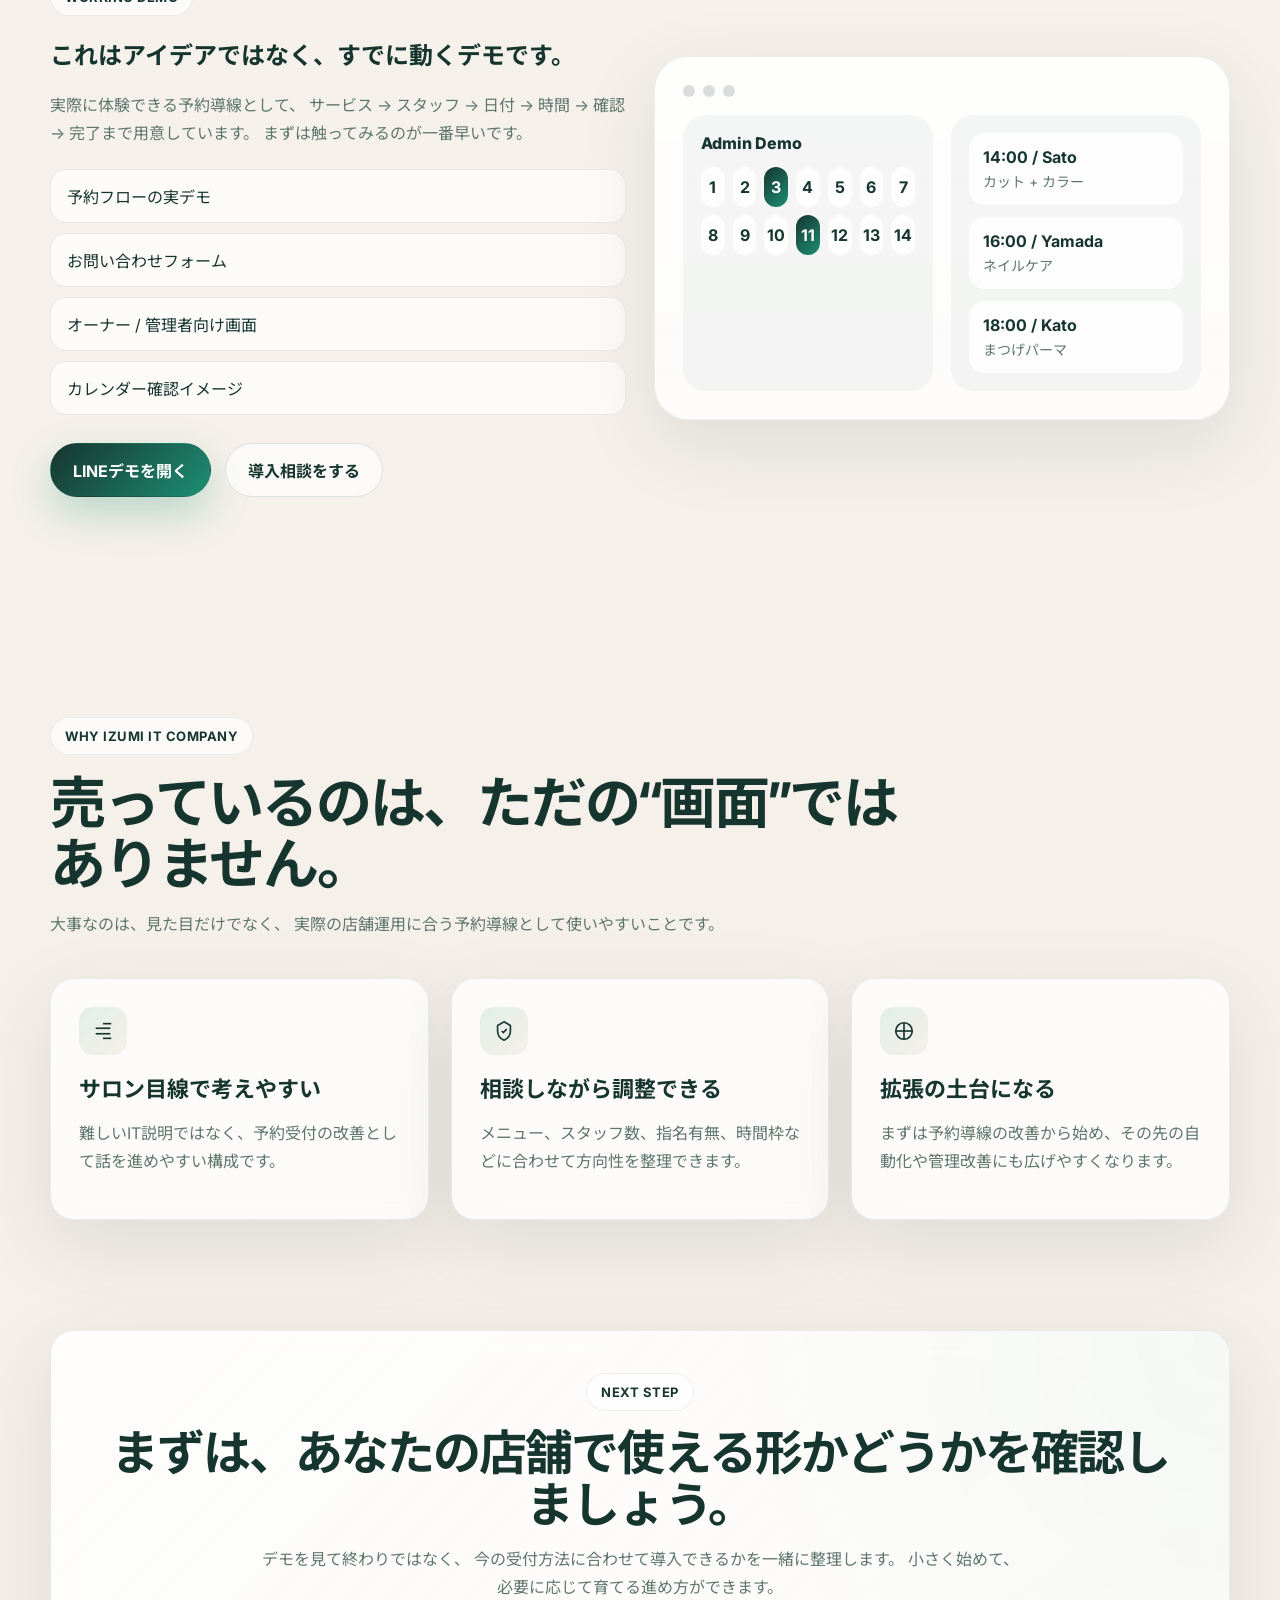
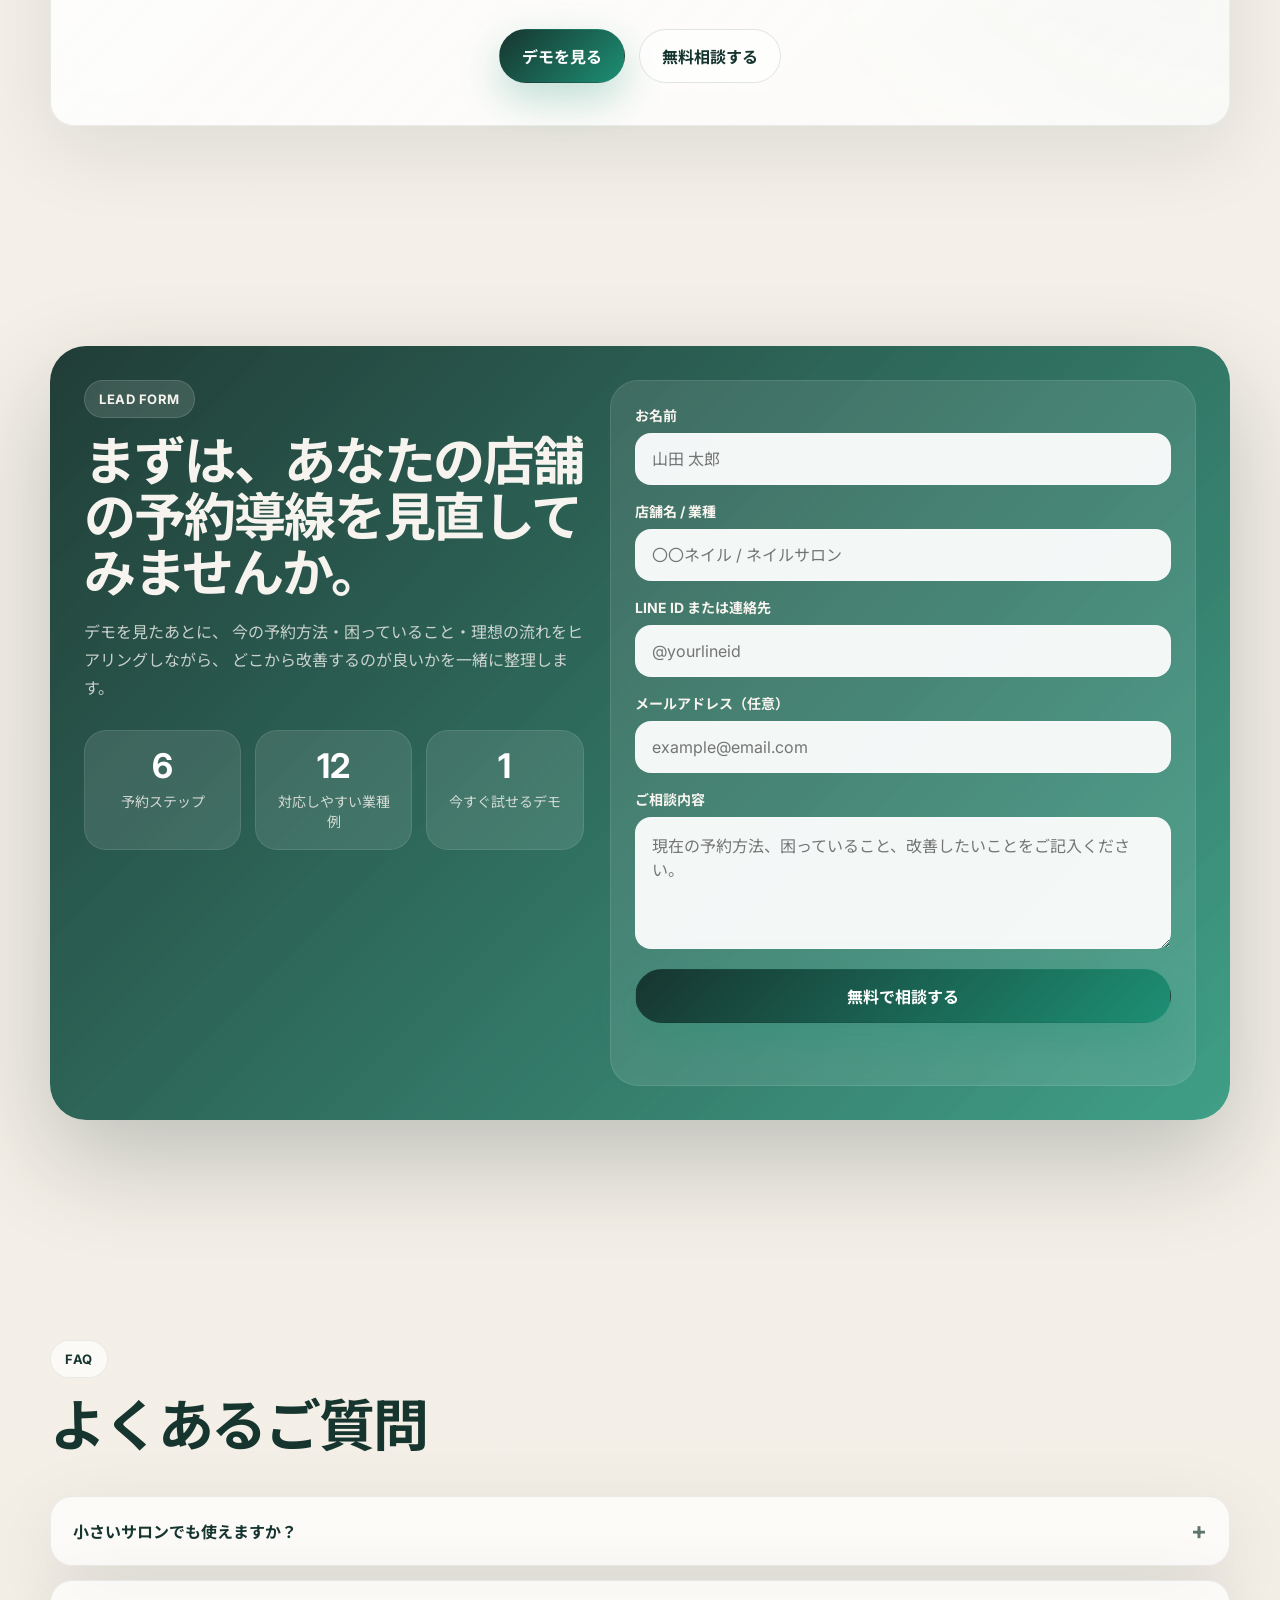
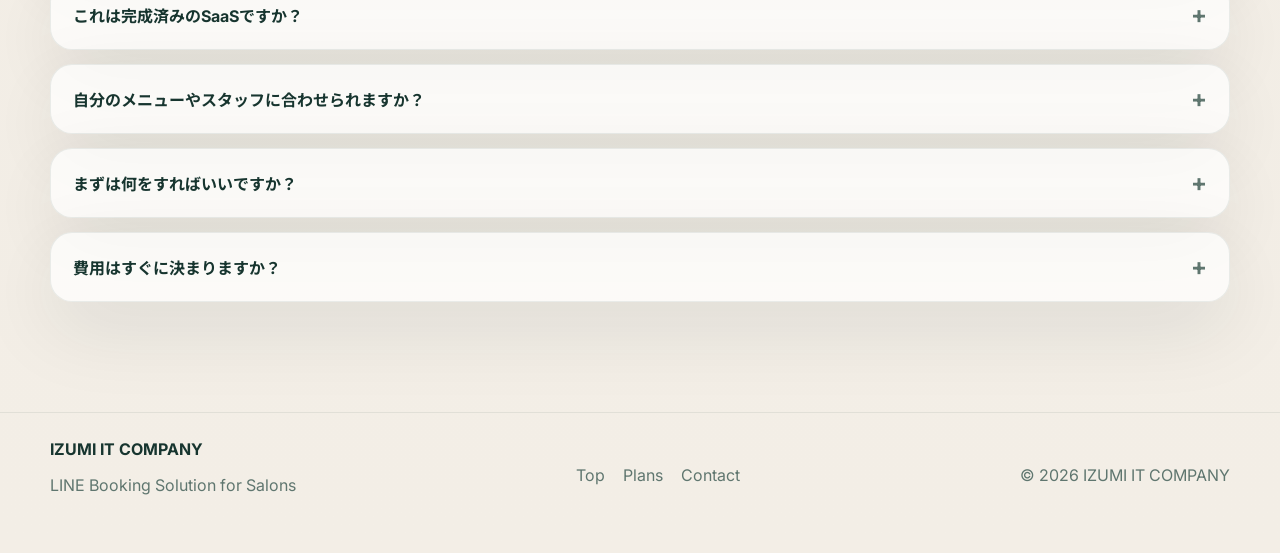
<file: line-booking/add/index.html>
<!DOCTYPE html>
<html lang="ja">
<head>
  <meta charset="UTF-8" />
  <meta name="viewport" content="width=device-width, initial-scale=1.0" />

  <title>LINE予約自動化システム | サロン向け LINE Booking Solution | IZUMI IT COMPANY</title>
  <meta
    name="description"
    content="サロン向けLINE予約自動化ソリューション。手動のやり取りを減らし、予約導線を整理し、見込み客を逃しにくい受付体験へ。美容室、ネイル、まつげ、SPA、マッサージ、バーバー向け。"
  />
  <meta
    name="keywords"
    content="LINE予約, サロン予約, LINE予約システム, 美容室予約, ネイルサロン予約, LINE自動化, サロンDX, LIFF"
  />

  <meta property="og:type" content="website" />
  <meta property="og:title" content="LINE予約自動化システム | IZUMI IT COMPANY" />
  <meta
    property="og:description"
    content="LINEでの予約受付を、もっとわかりやすく、もっと取りこぼしにくく。サロン向け予約導線改善ソリューション。"
  />
  <meta property="og:url" content="https://www.izumi-it-company.com/line-booking/" />

  <link rel="shortcut icon" href="https://www.izumi-it-company.com/assets/images/app/favicon.ico" type="image/x-icon">
  <link rel="icon" type="image/png" sizes="16x16" href="https://www.izumi-it-company.com/assets/images/app/icon-16.png">
  <link rel="icon" type="image/png" sizes="32x32" href="https://www.izumi-it-company.com/assets/images/app/icon-32.png">
  <link rel="apple-touch-icon" sizes="180x180" href="https://www.izumi-it-company.com/assets/images/app/apple-touch-icon.png">

  <link rel="preconnect" href="https://fonts.googleapis.com" />
  <link rel="preconnect" href="https://fonts.gstatic.com" crossorigin />
  <link
    href="https://fonts.googleapis.com/css2?family=Inter:wght@400;500;600;700;800&family=Noto+Sans+JP:wght@400;500;700;800&display=swap"
    rel="stylesheet"
  />
  <link rel="stylesheet" href="style.css" />
</head>
<body>
  <div class="site-bg"></div>

  <header class="header site-header">
    <div class="container header-inner">
      <a href="#hero" class="brand">
        <div class="brand-mark"></div>
        <div class="brand-text">
          <strong>IZUMI IT COMPANY</strong>
          <span>LINE Booking Solution</span>
        </div>
      </a>

      <nav class="desktop-nav site-nav">
        <a href="#problems">課題</a>
        <a href="#benefits">メリット</a>
        <a href="#flow">流れ</a>
        <a href="#implementation">導入</a>
        <a href="#pricing">料金</a>
        <a href="#cases">活用例</a>
        <a href="#faq">FAQ</a>
      </nav>

      <div class="header-actions">
        <a href="#" class="btn btn-primary js-open-demo">デモを見る</a>

        <button
          class="nav-toggle"
          aria-label="メニューを開く"
          aria-expanded="false"
          type="button"
        >
          <span></span>
          <span></span>
          <span></span>
        </button>
      </div>
    </div>

    <nav class="mobile-nav">
      <a href="#problems">課題</a>
      <a href="#benefits">メリット</a>
      <a href="#flow">流れ</a>
      <a href="#implementation">導入</a>
      <a href="#pricing">料金</a>
      <a href="#cases">活用例</a>
      <a href="#faq">FAQ</a>
      <a href="#contact" class="js-open-consultation">無料相談</a>
    </nav>
  </header>

  <main id="top">
    <!-- HERO -->
    <section class="hero section" id="hero">
      <div class="hero-glow hero-glow-a"></div>
      <div class="hero-glow hero-glow-b"></div>

      <div class="container hero-grid">
        <div class="hero-copy reveal js-reveal">
          <span class="section-label">LINE BOOKING FOR JAPANESE SALONS</span>

          <h1>
            LINE予約を、<br />
            <span>“売上につながる受付導線”へ。</span>
          </h1>

          <p class="hero-lead">
            手動のやり取りを減らし、予約をもっとスムーズに。<br />
            美容室・ネイル・まつげ・バーバー・SPA・マッサージ向けに、
            <strong>LINEからの予約受付を整理し、取りこぼしにくい導線</strong>を作ります。
          </p>

          <div class="hero-actions">
            <a href="#" class="btn btn-primary js-open-demo">LINEデモを見る</a>
            <a href="#contact" class="btn btn-secondary js-open-consultation">無料で相談する</a>
          </div>

          <ul class="hero-points">
            <li>手動の確認メッセージを減らしやすい</li>
            <li>お客様が迷いにくい予約導線を設計</li>
            <li>営業時間外の受付にも強い導線を構築</li>
            <li>単店舗から複数スタッフ運用まで相談可能</li>
          </ul>

          <div class="hero-proof">
            <div class="proof-pill">
              <span class="proof-dot"></span>
              動くデモあり
            </div>
            <div class="proof-pill">サロン向け特化</div>
            <div class="proof-pill">店舗ごとに調整可能</div>
            <div class="proof-pill">導入相談対応</div>
          </div>
        </div>

        <div class="hero-visual reveal js-reveal">
          <div class="floating-badge badge-top">
            <span>LINE予約</span>
            <strong>迷わない受付導線</strong>
          </div>

          <div class="floating-badge badge-right">
            <span>運用改善</span>
            <strong>返信負担を軽減</strong>
          </div>

          <div class="phone-mockup premium-phone js-tilt-card">
            <div class="phone-top"></div>
            <div class="phone-screen">
              <div class="mini-app-card">
                <div class="mini-app-top">
                  <div class="mini-app-badge">LINE Demo</div>
                  <div class="mini-app-status">予約フロー</div>
                </div>

                <h3>サロン予約デモ</h3>

                <div class="flow-steps">
                  <span>サービス</span>
                  <span>スタッフ</span>
                  <span>日付</span>
                  <span>時間</span>
                  <span>確認</span>
                  <span>完了</span>
                </div>

                <div class="option-stack">
                  <div class="option-card active">
                    <div class="option-icon">
                      <svg viewBox="0 0 24 24" fill="none" stroke="currentColor" stroke-width="1.8">
                        <path d="M4 20l7-7"></path>
                        <path d="M14 4l6 6"></path>
                        <path d="M13 5l6 6"></path>
                        <path d="M3 21l5-1 11-11-4-4L4 16l-1 5z"></path>
                      </svg>
                    </div>
                    <div>
                      <strong>カット + カラー</strong>
                      <span>人気メニュー</span>
                    </div>
                  </div>

                  <div class="option-card">
                    <div class="option-icon">
                      <svg viewBox="0 0 24 24" fill="none" stroke="currentColor" stroke-width="1.8">
                        <path d="M12 3v18"></path>
                        <path d="M5 8c0-2 2.2-3 4-3h6c1.8 0 4 1 4 3s-2.2 3-4 3H9C7.2 11 5 12 5 14s2.2 3 4 3h6c1.8 0 4-1 4-3"></path>
                      </svg>
                    </div>
                    <div>
                      <strong>ネイルケア</strong>
                      <span>短時間メニュー</span>
                    </div>
                  </div>
                </div>

                <div class="phone-panel">
                  <div class="phone-row">
                    <strong>担当: Sato</strong>
                    <span>指名可</span>
                  </div>
                  <div class="phone-row">
                    <strong>2026/04/03</strong>
                    <span>14:00</span>
                  </div>
                  <div class="phone-row">
                    <strong>月額目安</strong>
                    <span>9,800円〜</span>
                  </div>
                </div>

                <button class="phone-cta" type="button">予約内容を確認する</button>
              </div>
            </div>
          </div>
        </div>
      </div>
    </section>

    <!-- TRUST -->
    <section class="trust-strip">
      <div class="container trust-strip-inner reveal js-reveal">
        <span>美容室</span>
        <span>ネイルサロン</span>
        <span>まつげ / 眉サロン</span>
        <span>バーバー</span>
        <span>SPA</span>
        <span>マッサージ</span>
        <span>エステ / 脱毛</span>
        <span>小規模チェーン</span>
      </div>
    </section>

    <!-- PROBLEMS -->
    <section class="section" id="problems">
      <div class="container">
        <div class="section-head reveal js-reveal">
          <span class="section-label">PROBLEMS</span>
          <h2>LINE予約は便利。でも、手動運用のままだと機会損失が起きやすくなります。</h2>
          <p>
            予約がメッセージ中心だと、毎回の確認、返信待ち、見落とし、確認ミスが起きやすくなります。
            とくに忙しい時間帯や営業時間外では、<strong>本来取れたはずの予約</strong>を逃すことがあります。
          </p>
        </div>

        <div class="problem-grid js-stagger">
          <article class="card feature-card problem-card js-stagger-item js-tilt-card">
            <div class="feature-icon">
              <svg viewBox="0 0 24 24" fill="none" stroke="currentColor" stroke-width="1.8">
                <path d="M21 15a2 2 0 0 1-2 2H7l-4 4V5a2 2 0 0 1 2-2h14a2 2 0 0 1 2 2z"></path>
              </svg>
            </div>
            <h3>同じ確認が何度も発生</h3>
            <p>メニュー、担当者、日時、空き状況のやり取りが毎回発生し、スタッフの時間を使います。</p>
          </article>

          <article class="card feature-card problem-card js-stagger-item js-tilt-card">
            <div class="feature-icon">
              <svg viewBox="0 0 24 24" fill="none" stroke="currentColor" stroke-width="1.8">
                <rect x="3" y="4" width="18" height="18" rx="2"></rect>
                <path d="M16 2v4"></path>
                <path d="M8 2v4"></path>
                <path d="M3 10h18"></path>
              </svg>
            </div>
            <h3>確認ミスや行き違いが起きやすい</h3>
            <p>やり取りが長くなるほど、日時やメニューの誤認、見落とし、確認漏れにつながります。</p>
          </article>

          <article class="card feature-card problem-card js-stagger-item js-tilt-card">
            <div class="feature-icon">
              <svg viewBox="0 0 24 24" fill="none" stroke="currentColor" stroke-width="1.8">
                <path d="M12 20V10"></path>
                <path d="M18 20V4"></path>
                <path d="M6 20v-6"></path>
              </svg>
            </div>
            <h3>返信待ちの間に予約を逃す</h3>
            <p>返信が遅れると、お客様は他店へ流れる可能性があります。導線の整理は機会損失対策にもなります。</p>
          </article>
        </div>
      </div>
    </section>

    <!-- BENEFITS -->
    <section class="section selling-section" id="benefits">
      <div class="container">
        <div class="section-head reveal js-reveal">
          <span class="section-label">BENEFITS</span>
          <h2>この仕組みが目指すのは、ただの“予約画面”ではありません。</h2>
          <p>
            目的は、LINEからの予約をもっと取りやすくし、店舗側の負担を減らし、
            お客様にとっても使いやすい受付体験を作ることです。
          </p>
        </div>

        <div class="benefits-grid js-stagger">
          <article class="card benefit-card js-stagger-item">
            <h3>予約までが速くなる</h3>
            <p>お客様は順番に選ぶだけ。何を送ればいいか迷いにくく、予約まで進みやすくなります。</p>
          </article>

          <article class="card benefit-card js-stagger-item">
            <h3>返信負担を減らしやすい</h3>
            <p>基本情報を先に整理できるので、スタッフが毎回ゼロから確認する負担を減らせます。</p>
          </article>

          <article class="card benefit-card js-stagger-item">
            <h3>営業時間外も受付しやすい</h3>
            <p>夜間や接客中でも入口を整えておくことで、見込み客を逃しにくくなります。</p>
          </article>

          <article class="card benefit-card js-stagger-item">
            <h3>店舗の印象が整う</h3>
            <p>“LINEで予約できる”だけでなく、“わかりやすく予約できる”ことが信頼感につながります。</p>
          </article>

          <article class="card benefit-card js-stagger-item">
            <h3>今の運用に寄せやすい</h3>
            <p>いきなり大きな仕組み変更ではなく、今の受付導線を整理しながら始めやすい形です。</p>
          </article>

          <article class="card benefit-card js-stagger-item">
            <h3>将来の自動化にもつながる</h3>
            <p>まずは予約導線を整え、その先に自動返信、確認通知、管理画面強化などへ広げやすくなります。</p>
          </article>
        </div>
      </div>
    </section>

    <!-- FLOW -->
    <section class="section section-dark" id="flow">
      <div class="container">
        <div class="section-head reveal js-reveal">
          <span class="section-label">BOOKING FLOW</span>
          <h2>お客様は、スマホで順番に選ぶだけ。</h2>
          <p>
            予約の流れをシンプルにすることで、
            “何を送ればいいかわからない”を減らし、完了まで進みやすくします。
          </p>
        </div>

        <div class="flow-grid js-stagger">
          <article class="flow-step js-stagger-item">
            <span class="flow-number">01</span>
            <h3>サービスを選ぶ</h3>
            <p>メニューを選択</p>
          </article>

          <article class="flow-step js-stagger-item">
            <span class="flow-number">02</span>
            <h3>スタッフを選ぶ</h3>
            <p>担当者や指名を選択</p>
          </article>

          <article class="flow-step js-stagger-item">
            <span class="flow-number">03</span>
            <h3>日付を選ぶ</h3>
            <p>来店希望日を選択</p>
          </article>

          <article class="flow-step js-stagger-item">
            <span class="flow-number">04</span>
            <h3>時間を選ぶ</h3>
            <p>空き枠から選択</p>
          </article>

          <article class="flow-step js-stagger-item">
            <span class="flow-number">05</span>
            <h3>内容を確認</h3>
            <p>予約情報を最終確認</p>
          </article>

          <article class="flow-step js-stagger-item">
            <span class="flow-number">06</span>
            <h3>送信・完了</h3>
            <p>そのまま送信して予約完了へ</p>
          </article>
        </div>
      </div>
    </section>

    <!-- SEGMENTS -->
    <section class="section" id="segments">
      <div class="container">
        <div class="section-head reveal js-reveal">
          <span class="section-label">FOR WHO</span>
          <h2>予約導線が大事な業種にフィットします。</h2>
          <p>
            LINEでの問い合わせや予約受付が多い業種ほど、
            導線を整えるメリットが出やすいです。
          </p>
        </div>

        <div class="segment-filters reveal js-reveal">
          <button class="filter-btn js-filter-btn is-active" type="button" data-filter="all">すべて</button>
          <button class="filter-btn js-filter-btn" type="button" data-filter="beauty">美容</button>
          <button class="filter-btn js-filter-btn" type="button" data-filter="care">ケア</button>
          <button class="filter-btn js-filter-btn" type="button" data-filter="clinic">施術</button>
          <button class="filter-btn js-filter-btn" type="button" data-filter="multi">多店舗</button>
        </div>

        <div class="segments-grid js-stagger">
          <article class="card segment-card js-filter-card js-stagger-item" data-category="beauty">
            <h3>美容室</h3>
            <p>カット、カラー、指名予約などの流れを整理しやすいです。</p>
          </article>
          <article class="card segment-card js-filter-card js-stagger-item" data-category="beauty">
            <h3>ネイルサロン</h3>
            <p>メニュー選択と日時選択をスムーズにつなげやすい構成です。</p>
          </article>
          <article class="card segment-card js-filter-card js-stagger-item" data-category="beauty">
            <h3>まつげ / 眉サロン</h3>
            <p>施術内容ごとの分岐や確認項目をわかりやすく整理できます。</p>
          </article>
          <article class="card segment-card js-filter-card js-stagger-item" data-category="care">
            <h3>マッサージ</h3>
            <p>コース選択や所要時間の案内と相性が良いです。</p>
          </article>
          <article class="card segment-card js-filter-card js-stagger-item" data-category="care">
            <h3>SPAサロン</h3>
            <p>高単価サービスでも上品な導線で予約体験を整えやすいです。</p>
          </article>
          <article class="card segment-card js-filter-card js-stagger-item" data-category="beauty">
            <h3>バーバー</h3>
            <p>シンプルなメニューでも、予約の流れを見やすく整理できます。</p>
          </article>
          <article class="card segment-card js-filter-card js-stagger-item" data-category="clinic">
            <h3>脱毛 / エステ</h3>
            <p>確認項目が多いサービスでも、順番に案内しやすい形にできます。</p>
          </article>
          <article class="card segment-card js-filter-card js-stagger-item" data-category="clinic">
            <h3>タトゥースタジオ</h3>
            <p>相談導線と予約導線を分けて見せる設計も可能です。</p>
          </article>
          <article class="card segment-card js-filter-card js-stagger-item" data-category="clinic">
            <h3>コスメ / 美容施術</h3>
            <p>導入前の相談が必要なサービスでも入口設計を整えられます。</p>
          </article>
          <article class="card segment-card js-filter-card js-stagger-item" data-category="multi">
            <h3>小規模チェーン</h3>
            <p>店舗ごとの受付ルール整理やスタッフ別対応を考えやすくなります。</p>
          </article>
          <article class="card segment-card js-filter-card js-stagger-item" data-category="multi">
            <h3>フランチャイズ</h3>
            <p>複数拠点に広げる前提の相談もしやすい設計です。</p>
          </article>
          <article class="card segment-card js-filter-card js-stagger-item" data-category="beauty care">
            <h3>その他予約制サービス</h3>
            <p>LINE受付が中心の業種であれば、応用しやすい構成です。</p>
          </article>
        </div>
      </div>
    </section>

    <!-- IMPLEMENTATION -->
    <section class="section process-section" id="implementation">
      <div class="container">
        <div class="section-head reveal js-reveal">
          <span class="section-label">IMPLEMENTATION</span>
          <h2>導入は、いきなり大がかりにしません。</h2>
          <p>
            まずは今の受付方法を整理し、必要な範囲から始めます。
            “全部を変える”のではなく、<strong>予約導線の改善から始める</strong>のが現実的です。
          </p>
        </div>

        <div class="process-grid js-stagger">
          <article class="card process-card js-stagger-item">
            <span class="case-tag">STEP 01</span>
            <h3>ヒアリング</h3>
            <p>現在の予約方法、メニュー数、スタッフ数、困りごとを整理します。</p>
          </article>

          <article class="card process-card js-stagger-item">
            <span class="case-tag">STEP 02</span>
            <h3>デモ確認</h3>
            <p>実際の動きを見ながら、あなたの店舗に合う方向性を確認します。</p>
          </article>

          <article class="card process-card js-stagger-item">
            <span class="case-tag">STEP 03</span>
            <h3>初期設計</h3>
            <p>サービス、スタッフ、時間枠、案内文などを店舗に合わせて整理します。</p>
          </article>

          <article class="card process-card js-stagger-item">
            <span class="case-tag">STEP 04</span>
            <h3>スタート</h3>
            <p>まずは必要最小限から開始し、反応を見ながら改善していきます。</p>
          </article>
        </div>
      </div>
    </section>

    <!-- PRICING -->
<section class="section pricing-section" id="pricing">
  <div class="container">
    <div class="section-head reveal js-reveal">
      <span class="section-label">PRICE / PLAN</span>
      <h2>始めやすい形で導入し、必要に応じて調整できます。</h2>
      <p>
        完成済みの一律SaaSではなく、
        サロン様の運用に合わせて導入内容をご提案する形です。<br />
        まずは無理なく始められる価格帯でご案内しています。
      </p>
    </div>

    <div class="pricing-soft-card card reveal js-reveal">
      <div class="pricing-soft-head">
        <span class="pricing-badge">Starter Price</span>
        <h3>導入しやすいスタート価格</h3>
      </div>

      <div class="pricing-soft-grid">
        <div class="pricing-soft-item">
          <span class="pricing-soft-label">初期費用</span>
          <strong class="pricing-soft-value">3万円〜</strong>
          <p>初期設定・基本導線の整理・導入準備を含みます</p>
        </div>

        <div class="pricing-soft-item">
          <span class="pricing-soft-label">月額</span>
          <strong class="pricing-soft-value">9,800円〜</strong>
          <p>運用サポート・軽微修正・更新対応を含みます</p>
        </div>
      </div>

      <div class="pricing-soft-note">
        ※店舗規模・内容によりご提案いたします
      </div>

      <div class="pricing-soft-actions">
        <a href="#contact" class="btn btn-primary js-open-consultation">無料で相談する</a>
        <a href="#" class="btn btn-secondary js-open-demo">デモを見る</a>
      </div>
    </div>

    <div class="pricing-grid js-stagger pricing-subgrid">
      <article class="card pricing-card js-stagger-item">
        <div class="pricing-top">
          <span class="pricing-badge">For Small Salon</span>
          <h3>シンプル導入</h3>
        </div>
        <p class="pricing-lead">まずは予約導線を整えたい単店舗・小規模サロン向け</p>
        <ul class="pricing-list">
          <li>予約導線の基本設計</li>
          <li>サービス / スタッフ / 時間枠の整理</li>
          <li>無理のない範囲でスタート</li>
        </ul>
      </article>

      <article class="card pricing-card pricing-card-featured js-stagger-item">
        <div class="pricing-top">
          <span class="pricing-badge">Recommended</span>
          <h3>標準的なご提案</h3>
        </div>
        <p class="pricing-lead">現在の運用を見ながら、必要な内容を一緒に整理する形です</p>
        <ul class="pricing-list">
          <li>デモ確認</li>
          <li>ヒアリング</li>
          <li>店舗に合わせた初期提案</li>
        </ul>
      </article>

      <article class="card pricing-card js-stagger-item">
        <div class="pricing-top">
          <span class="pricing-badge">Custom</span>
          <h3>カスタム対応</h3>
        </div>
        <p class="pricing-lead">複数スタッフ・多店舗・複雑な運用に合わせた相談向け</p>
        <ul class="pricing-list">
          <li>複数運用パターンの検討</li>
          <li>導線や管理方法の調整</li>
          <li>将来拡張を見据えた設計</li>
        </ul>
      </article>
    </div>
  </div>
</section>

    <!-- CASES -->
    <section class="section cases-section" id="cases">
      <div class="container">
        <div class="section-head reveal js-reveal">
          <span class="section-label">USE CASES</span>
          <h2>こういう店舗に、特に相性があります。</h2>
          <p>
            “全部を一気に変える”必要はありません。
            まずは予約受付だけを整えたい店舗に向いています。
          </p>
        </div>

        <div class="cases-grid js-stagger">
          <article class="card case-card js-stagger-item">
            <span class="case-tag">Case 01</span>
            <h3>個人サロン</h3>
            <p class="case-problem">
              接客中や営業時間外にLINEが来ても、すぐ返信できず機会損失が出やすい。
            </p>
            <p class="case-result">
              予約入口を整えることで、見込み客が予約完了まで進みやすくなります。
            </p>
          </article>

          <article class="card case-card js-stagger-item">
            <span class="case-tag">Case 02</span>
            <h3>複数スタッフのサロン</h3>
            <p class="case-problem">
              担当者確認、空き時間、指名の有無など、やり取りが増えて煩雑になりやすい。
            </p>
            <p class="case-result">
              サービス → スタッフ → 日時 の順で案内し、確認負担を減らしやすくします。
            </p>
          </article>

          <article class="card case-card js-stagger-item">
            <span class="case-tag">Case 03</span>
            <h3>小規模チェーン / 多店舗</h3>
            <p class="case-problem">
              店舗ごとに受付方法がバラつき、オペレーションが見えにくい。
            </p>
            <p class="case-result">
              受付導線の土台を整理することで、運用ルールを整えやすくなります。
            </p>
          </article>
        </div>
      </div>
    </section>

    <!-- DEMO -->
    <section class="section demo-section" id="demo">
      <div class="container demo-grid">
        <div class="demo-copy reveal js-reveal">
          <span class="section-label">WORKING DEMO</span>
          <h2>これはアイデアではなく、すでに動くデモです。</h2>
          <p>
            実際に体験できる予約導線として、
            サービス → スタッフ → 日付 → 時間 → 確認 → 完了まで用意しています。
            まずは触ってみるのが一番早いです。
          </p>

          <ul class="demo-list">
            <li>予約フローの実デモ</li>
            <li>お問い合わせフォーム</li>
            <li>オーナー / 管理者向け画面</li>
            <li>カレンダー確認イメージ</li>
          </ul>

          <div class="hero-actions">
            <a href="#" class="btn btn-primary js-open-demo">LINEデモを開く</a>
            <a href="#contact" class="btn btn-secondary js-open-consultation">導入相談をする</a>
          </div>
        </div>

        <div class="demo-visual reveal js-reveal">
          <div class="dashboard-card js-tilt-card">
            <div class="dashboard-top">
              <span></span><span></span><span></span>
            </div>

            <div class="dashboard-content">
              <div class="dashboard-calendar">
                <div class="calendar-title">Admin Demo</div>
                <div class="calendar-grid">
                  <span>1</span><span>2</span><span class="active">3</span><span>4</span><span>5</span><span>6</span><span>7</span>
                  <span>8</span><span>9</span><span>10</span><span class="active">11</span><span>12</span><span>13</span><span>14</span>
                </div>
              </div>

              <div class="dashboard-side">
                <div class="booking-item">
                  <strong>14:00 / Sato</strong>
                  <span>カット + カラー</span>
                </div>
                <div class="booking-item">
                  <strong>16:00 / Yamada</strong>
                  <span>ネイルケア</span>
                </div>
                <div class="booking-item">
                  <strong>18:00 / Kato</strong>
                  <span>まつげパーマ</span>
                </div>
              </div>
            </div>
          </div>
        </div>
      </div>
    </section>

    <!-- REASONS -->
    <section class="section reasons-section">
      <div class="container">
        <div class="section-head reveal js-reveal">
          <span class="section-label">WHY IZUMI IT COMPANY</span>
          <h2>売っているのは、ただの“画面”ではありません。</h2>
          <p>
            大事なのは、見た目だけでなく、
            実際の店舗運用に合う予約導線として使いやすいことです。
          </p>
        </div>

        <div class="reasons-grid js-stagger">
          <article class="card reason-card js-stagger-item">
            <div class="reason-icon">
              <svg viewBox="0 0 24 24" fill="none" stroke="currentColor" stroke-width="1.8">
                <path d="M12 20h9"></path>
                <path d="M12 4h9"></path>
                <path d="M4 9h16"></path>
                <path d="M4 15h16"></path>
              </svg>
            </div>
            <h3>サロン目線で考えやすい</h3>
            <p>難しいIT説明ではなく、予約受付の改善として話を進めやすい構成です。</p>
          </article>

          <article class="card reason-card js-stagger-item">
            <div class="reason-icon">
              <svg viewBox="0 0 24 24" fill="none" stroke="currentColor" stroke-width="1.8">
                <path d="M12 2l7 4v6c0 5-3.5 8.5-7 10-3.5-1.5-7-5-7-10V6l7-4z"></path>
                <path d="M9.5 12l1.7 1.7L15 10"></path>
              </svg>
            </div>
            <h3>相談しながら調整できる</h3>
            <p>メニュー、スタッフ数、指名有無、時間枠などに合わせて方向性を整理できます。</p>
          </article>

          <article class="card reason-card js-stagger-item">
            <div class="reason-icon">
              <svg viewBox="0 0 24 24" fill="none" stroke="currentColor" stroke-width="1.8">
                <path d="M3 12h18"></path>
                <path d="M12 3v18"></path>
                <circle cx="12" cy="12" r="9"></circle>
              </svg>
            </div>
            <h3>拡張の土台になる</h3>
            <p>まずは予約導線の改善から始め、その先の自動化や管理改善にも広げやすくなります。</p>
          </article>
        </div>
      </div>
    </section>

    <!-- FINAL CTA -->
    <section class="section final-cta-section">
      <div class="container">
        <div class="final-cta card reveal js-reveal">
          <span class="section-label">NEXT STEP</span>
          <h2>まずは、あなたの店舗で使える形かどうかを確認しましょう。</h2>
          <p>
            デモを見て終わりではなく、
            今の受付方法に合わせて導入できるかを一緒に整理します。
            小さく始めて、必要に応じて育てる進め方ができます。
          </p>

          <div class="hero-actions final-cta-actions">
            <a href="#" class="btn btn-primary js-open-demo">デモを見る</a>
            <a href="#contact" class="btn btn-secondary js-open-consultation">無料相談する</a>
          </div>
        </div>
      </div>
    </section>

    <!-- CONTACT -->
    <section class="section consult-section" id="contact">
      <div class="container consult-grid">
        <div class="consult-copy reveal js-reveal">
          <span class="section-label">LEAD FORM</span>
          <h2>まずは、あなたの店舗の予約導線を見直してみませんか。</h2>
          <p>
            デモを見たあとに、
            今の予約方法・困っていること・理想の流れをヒアリングしながら、
            どこから改善するのが良いかを一緒に整理します。
          </p>

          <div class="stats-grid">
            <div class="stat-card">
              <strong class="js-counter" data-target="6" data-duration="1000">0</strong>
              <span>予約ステップ</span>
            </div>
            <div class="stat-card">
              <strong class="js-counter" data-target="12" data-duration="1200">0</strong>
              <span>対応しやすい業種例</span>
            </div>
            <div class="stat-card">
              <strong class="js-counter" data-target="1" data-duration="900">0</strong>
              <span>今すぐ試せるデモ</span>
            </div>
          </div>
        </div>

        <div class="consult-form-wrap reveal js-reveal">
          <form class="contact-form" data-source="line-booking-v5-final">
            <div class="field">
              <label for="name">お名前</label>
              <input id="name" name="name" type="text" placeholder="山田 太郎" required />
            </div>

            <div class="field">
              <label for="business">店舗名 / 業種</label>
              <input id="business" name="business" type="text" placeholder="〇〇ネイル / ネイルサロン" required />
            </div>

            <div class="field">
              <label for="line">LINE ID または連絡先</label>
              <input id="line" name="line" type="text" placeholder="@yourlineid" required />
            </div>

            <div class="field">
              <label for="email">メールアドレス（任意）</label>
              <input id="email" name="email" type="email" placeholder="example@email.com" />
            </div>

            <div class="field">
              <label for="message">ご相談内容</label>
              <textarea
                id="message"
                name="message"
                rows="5"
                placeholder="現在の予約方法、困っていること、改善したいことをご記入ください。"
                required
              ></textarea>
            </div>

            <button type="submit" class="btn btn-primary btn-full">無料で相談する</button>
            <p class="form-message"></p>
          </form>
        </div>
      </div>
    </section>

    <!-- FAQ -->
    <section class="section faq-section" id="faq">
      <div class="container">
        <div class="section-head reveal js-reveal">
          <span class="section-label">FAQ</span>
          <h2>よくあるご質問</h2>
        </div>

        <div class="faq-list">
          <article class="faq-item">
            <button class="faq-question" type="button" aria-expanded="false">
              小さいサロンでも使えますか？
            </button>
            <div class="faq-answer">
              <p>はい。個人店、小規模サロン、少人数運営でもご相談しやすい形を想定しています。</p>
            </div>
          </article>

          <article class="faq-item">
            <button class="faq-question" type="button" aria-expanded="false">
              これは完成済みのSaaSですか？
            </button>
            <div class="faq-answer">
              <p>現時点では、動くデモをベースに店舗ごとに合う形を提案するソリューション型です。</p>
            </div>
          </article>

          <article class="faq-item">
            <button class="faq-question" type="button" aria-expanded="false">
              自分のメニューやスタッフに合わせられますか？
            </button>
            <div class="faq-answer">
              <p>はい。サービス内容、スタッフ、予約の流れに応じて調整しやすい設計です。</p>
            </div>
          </article>

          <article class="faq-item">
            <button class="faq-question" type="button" aria-expanded="false">
              まずは何をすればいいですか？
            </button>
            <div class="faq-answer">
              <p>まずはデモをご確認いただき、その後ご相談フォームからご連絡ください。</p>
            </div>
          </article>

          <article class="faq-item">
            <button class="faq-question" type="button" aria-expanded="false">
              費用はすぐに決まりますか？
            </button>
            <div class="faq-answer">
              <p>店舗規模、スタッフ数、必要な機能によって変わるため、まずはヒアリング後に方向性をご案内します。</p>
            </div>
          </article>
        </div>
      </div>
    </section>
  </main>

  <div class="modal" aria-hidden="true">
    <div class="modal-backdrop"></div>
    <div class="modal-dialog">
      <button class="modal-close js-close-modal" type="button" aria-label="閉じる">×</button>
      <div class="modal-content">
        <h3>LINEデモを見る</h3>
        <p>
          実際に動く予約デモを確認できます。<br />
          まずは体験して、あなたの店舗で使えそうか見てみてください。
        </p>
        <div class="hero-actions">
          <a href="#" class="btn btn-primary js-open-demo-direct">LINEデモを開く</a>
          <button type="button" class="btn btn-secondary js-copy-demo-url">URLをコピー</button>
        </div>
      </div>
    </div>
  </div>

  <footer class="footer">
    <div class="container footer-inner">
      <div>
        <strong>IZUMI IT COMPANY</strong>
        <p>LINE Booking Solution for Salons</p>
      </div>

      <div class="footer-links">
        <a href="#hero">Top</a>
        <a href="#pricing">Plans</a>
        <a href="#contact">Contact</a>
      </div>

      <div class="footer-copy">
        © <span class="js-year"></span> IZUMI IT COMPANY
      </div>
    </div>
  </footer>

  <script src="script.js"></script>
</body>
</html>
</file>
<file: line-booking/style.css>
:root {
  --bg: #061d22;
  --bg-2: #0b2f36;
  --surface: rgba(255, 255, 255, 0.08);
  --surface-strong: rgba(255, 255, 255, 0.12);
  --surface-soft: rgba(255, 255, 255, 0.06);
  --card-border: rgba(255, 255, 255, 0.14);
  --text: #f7fbfc;
  --muted: rgba(247, 251, 252, 0.72);
  --dark-text: #0d2228;
  --accent: #36d1a9;
  --accent-2: #79f2db;
  --accent-dark: #113f44;
  --white: #ffffff;
  --shadow: 0 20px 60px rgba(0, 0, 0, 0.28);
  --radius-xl: 28px;
  --radius-lg: 22px;
  --radius-md: 16px;
  --radius-sm: 12px;
  --container: 1180px;
  --header-h: 84px;
  --transition: 260ms ease;
}

* {
  box-sizing: border-box;
}

html {
  scroll-behavior: smooth;
}

body {
  margin: 0;
  font-family: "Inter", "Noto Sans JP", sans-serif;
  color: var(--text);
  background:
    radial-gradient(circle at top left, rgba(54, 209, 169, 0.16), transparent 32%),
    radial-gradient(circle at 80% 10%, rgba(121, 242, 219, 0.12), transparent 28%),
    linear-gradient(160deg, #04171b 0%, #08262c 45%, #071b1f 100%);
  min-height: 100vh;
  overflow-x: hidden;
}

body.menu-open {
  overflow: hidden;
}

a {
  color: inherit;
  text-decoration: none;
}

img {
  max-width: 100%;
}

button,
input,
textarea {
  font: inherit;
}

.container {
  width: min(var(--container), calc(100% - 32px));
  margin: 0 auto;
}

.section {
  position: relative;
  padding: 108px 0;
}

.section-dark {
  background: linear-gradient(180deg, rgba(255,255,255,0.03), rgba(255,255,255,0.01));
  border-top: 1px solid rgba(255,255,255,0.06);
  border-bottom: 1px solid rgba(255,255,255,0.06);
}

.section-kicker {
  margin: 0 0 16px;
  font-size: 12px;
  font-weight: 800;
  letter-spacing: 0.18em;
  text-transform: uppercase;
  color: var(--accent-2);
}

.section-head {
  max-width: 780px;
  margin: 0 auto 48px;
  text-align: center;
}

.section-head h2 {
  margin: 0 0 16px;
  font-size: clamp(30px, 5vw, 52px);
  line-height: 1.08;
}

.section-head p {
  margin: 0;
  font-size: 17px;
  line-height: 1.8;
  color: var(--muted);
}

.noise,
.grid-lines,
.bg-orb {
  pointer-events: none;
  position: fixed;
  inset: 0;
  z-index: -3;
}

.noise {
  opacity: 0.08;
  background-image:
    radial-gradient(circle at 20% 20%, rgba(255,255,255,0.35) 0 0.8px, transparent 1px),
    radial-gradient(circle at 80% 30%, rgba(255,255,255,0.25) 0 0.8px, transparent 1px),
    radial-gradient(circle at 40% 80%, rgba(255,255,255,0.24) 0 0.8px, transparent 1px);
  background-size: 170px 170px;
}

.grid-lines {
  z-index: -4;
  opacity: 0.07;
  background:
    linear-gradient(rgba(255,255,255,0.5) 1px, transparent 1px),
    linear-gradient(90deg, rgba(255,255,255,0.5) 1px, transparent 1px);
  background-size: 48px 48px;
  mask-image: radial-gradient(circle at center, black, transparent 85%);
}

.bg-orb {
  filter: blur(70px);
  opacity: 0.6;
}

.orb-a {
  background: rgba(54, 209, 169, 0.24);
  width: 420px;
  height: 420px;
  top: 4%;
  left: -6%;
  animation: floatOrb 12s ease-in-out infinite;
}

.orb-b {
  background: rgba(121, 242, 219, 0.18);
  width: 360px;
  height: 360px;
  top: 48%;
  right: -8%;
  animation: floatOrb 14s ease-in-out infinite reverse;
}

.orb-c {
  background: rgba(31, 113, 255, 0.12);
  width: 260px;
  height: 260px;
  bottom: 12%;
  left: 18%;
  animation: floatOrb 16s ease-in-out infinite;
}

@keyframes floatOrb {
  0%, 100% { transform: translate3d(0, 0, 0) scale(1); }
  50% { transform: translate3d(0, -18px, 0) scale(1.05); }
}

.site-header {
  position: sticky;
  top: 0;
  z-index: 50;
  backdrop-filter: blur(18px);
  background: rgba(5, 23, 27, 0.58);
  border-bottom: 1px solid rgba(255,255,255,0.08);
}

.header-inner {
  min-height: var(--header-h);
  display: flex;
  align-items: center;
  justify-content: space-between;
  gap: 20px;
}

.brand {
  display: inline-flex;
  align-items: center;
  gap: 14px;
}

.brand-mark {
  width: 44px;
  height: 44px;
  border-radius: 14px;
  background:
    radial-gradient(circle at 30% 30%, #7df5de, #36d1a9 52%, #0f4d53 100%);
  box-shadow: 0 0 0 1px rgba(255,255,255,0.14), 0 10px 26px rgba(54,209,169,0.28);
  
  background-image: url("./logo.png");
  background-size: contain;
  background-repeat: no-repeat;
  background-position: center;
  background-color: #36d1a9;
}

.brand-copy {
  display: flex;
  flex-direction: column;
  gap: 2px;
}

.brand-copy strong {
  font-size: 14px;
  line-height: 1.2;
}

.brand-copy small {
  font-size: 12px;
  color: var(--muted);
}

.desktop-nav {
  display: flex;
  align-items: center;
  gap: 24px;
}

.desktop-nav a,
.mobile-nav a {
  color: var(--muted);
  transition: color var(--transition);
}

.desktop-nav a:hover,
.mobile-nav a:hover {
  color: var(--white);
}

.header-actions {
  display: flex;
  align-items: center;
  gap: 12px;
}

.nav-toggle {
  display: none;
  width: 46px;
  height: 46px;
  border: 1px solid rgba(255,255,255,0.12);
  border-radius: 14px;
  background: rgba(255,255,255,0.05);
  padding: 0;
  cursor: pointer;
}

.nav-toggle span {
  display: block;
  width: 20px;
  height: 2px;
  margin: 5px auto;
  background: #fff;
  border-radius: 99px;
  transition: transform var(--transition), opacity var(--transition);
}

.mobile-nav {
  display: none;
  padding: 0 16px 18px;
  flex-direction: column;
  gap: 14px;
  border-top: 1px solid rgba(255,255,255,0.08);
}

body.menu-open .mobile-nav {
  display: flex;
}

.btn {
  display: inline-flex;
  align-items: center;
  justify-content: center;
  gap: 10px;
  min-height: 50px;
  padding: 0 22px;
  border-radius: 999px;
  border: 1px solid transparent;
  cursor: pointer;
  transition: transform var(--transition), box-shadow var(--transition), background var(--transition), border-color var(--transition);
  font-weight: 700;
  text-align: center;
}

.btn:hover {
  transform: translateY(-2px);
}

.btn-primary {
  color: #042226;
  background: linear-gradient(135deg, #79f2db 0%, #36d1a9 100%);
  box-shadow: 0 14px 28px rgba(54,209,169,0.25);
}

.btn-primary:hover {
  box-shadow: 0 18px 38px rgba(54,209,169,0.32);
}

.btn-secondary {
  color: var(--white);
  border-color: rgba(255,255,255,0.16);
  background: rgba(255,255,255,0.05);
}

.btn-secondary:hover,
.btn-ghost:hover {
  background: rgba(255,255,255,0.09);
}

.btn-ghost {
  color: var(--white);
  border-color: rgba(255,255,255,0.12);
  background: rgba(255,255,255,0.02);
}

.btn-lg {
  min-height: 58px;
  padding-inline: 28px;
  font-size: 16px;
}

.btn-full {
  width: 100%;
}

.hero {
  padding-top: 64px;
  overflow: clip;
}

.hero-grid {
  display: grid;
  grid-template-columns: 1.05fr 0.95fr;
  gap: 56px;
  align-items: center;
}

.hero-badges {
  display: flex;
  flex-wrap: wrap;
  gap: 10px;
  margin-bottom: 18px;
}

.pill {
  display: inline-flex;
  align-items: center;
  min-height: 34px;
  padding: 0 14px;
  border-radius: 999px;
  font-size: 13px;
  font-weight: 700;
  color: var(--white);
  background: rgba(255,255,255,0.07);
  border: 1px solid rgba(255,255,255,0.12);
}

.pill-green {
  color: #03262a;
  background: linear-gradient(135deg, #7ff4df, #36d1a9);
  border-color: transparent;
}

.hero-copy h1 {
  margin: 0 0 18px;
  font-size: clamp(36px, 6vw, 72px);
  line-height: 0.98;
  letter-spacing: -0.03em;
}

.hero-copy h1 span {
  color: var(--accent-2);
}

.hero-lead {
  margin: 0 0 24px;
  font-size: 18px;
  line-height: 1.8;
  color: var(--muted);
  max-width: 760px;
}

.hero-price-box {
  margin-bottom: 24px;
  padding: 22px;
  border-radius: var(--radius-lg);
  background: linear-gradient(180deg, rgba(255,255,255,0.09), rgba(255,255,255,0.05));
  border: 1px solid rgba(255,255,255,0.14);
  box-shadow: var(--shadow);
}

.hero-price-main {
  display: grid;
  grid-template-columns: repeat(2, minmax(0, 1fr));
  gap: 16px;
}

.hero-price-main > div,
.hero-offer {
  padding: 16px 18px;
  border-radius: 18px;
  background: rgba(255,255,255,0.05);
  border: 1px solid rgba(255,255,255,0.1);
}

.hero-price-main .label,
.hero-offer .offer-badge {
  display: inline-flex;
  margin-bottom: 8px;
  font-size: 12px;
  font-weight: 800;
  letter-spacing: 0.08em;
  text-transform: uppercase;
  color: var(--accent-2);
}

.hero-price-main strong {
  display: block;
  font-size: clamp(24px, 4vw, 34px);
  line-height: 1.1;
}

.hero-offer {
  margin-top: 14px;
  background: linear-gradient(135deg, rgba(121,242,219,0.14), rgba(54,209,169,0.08));
}

.offer-badge {
  min-height: 28px;
  padding: 0 10px;
  border-radius: 999px;
  background: rgba(255,255,255,0.12);
}

.hero-offer p {
  margin: 0;
  color: var(--white);
  line-height: 1.7;
}

.hero-actions {
  display: flex;
  flex-wrap: wrap;
  gap: 14px;
  margin-bottom: 24px;
}

.hero-actions.center {
  justify-content: center;
}

.hero-points {
  display: grid;
  grid-template-columns: repeat(2, minmax(0, 1fr));
  gap: 12px 18px;
  list-style: none;
  padding: 0;
  margin: 0;
}

.hero-points li {
  position: relative;
  padding-left: 26px;
  color: var(--muted);
  line-height: 1.6;
}

.hero-points li::before {
  content: "✓";
  position: absolute;
  left: 0;
  top: 0;
  color: var(--accent-2);
  font-weight: 800;
}

.hero-visual {
  position: relative;
  min-height: 640px;
  display: flex;
  align-items: center;
  justify-content: center;
}

.floating-tag {
  position: absolute;
  z-index: 2;
  min-height: 42px;
  padding: 0 16px;
  display: inline-flex;
  align-items: center;
  border-radius: 999px;
  background: rgba(255,255,255,0.08);
  border: 1px solid rgba(255,255,255,0.12);
  box-shadow: var(--shadow);
  font-size: 13px;
  font-weight: 700;
  animation: floatTag 6s ease-in-out infinite;
}

.tag-a { top: 12%; left: 2%; }
.tag-b { top: 20%; right: 0; animation-delay: 1.2s; }
.tag-c { bottom: 14%; left: 6%; animation-delay: 0.8s; }

@keyframes floatTag {
  0%, 100% { transform: translateY(0); }
  50% { transform: translateY(-8px); }
}

.phone-mockup {
  position: relative;
  width: min(420px, 100%);
  padding: 18px;
  border-radius: 38px;
  background: linear-gradient(180deg, rgba(255,255,255,0.18), rgba(255,255,255,0.07));
  border: 1px solid rgba(255,255,255,0.14);
  box-shadow: 0 30px 80px rgba(0,0,0,0.35);
  transform-style: preserve-3d;
}

.phone-notch {
  width: 34%;
  height: 26px;
  border-radius: 999px;
  background: rgba(6, 29, 34, 0.9);
  margin: 0 auto 10px;
}

.phone-screen {
  position: relative;
  overflow: hidden;
  border-radius: 28px;
  padding: 22px;
  background:
    radial-gradient(circle at top right, rgba(121,242,219,0.18), transparent 36%),
    linear-gradient(180deg, #f7fbfc 0%, #eef7f8 100%);
  color: var(--dark-text);
}

.app-header {
  display: flex;
  align-items: center;
  justify-content: space-between;
  gap: 12px;
}

.app-badge,
.app-status {
  min-height: 28px;
  padding: 0 10px;
  border-radius: 999px;
  font-size: 11px;
  font-weight: 800;
}

.app-badge {
  color: #fff;
  background: #0f3940;
}

.app-status {
  color: #0f3940;
  background: rgba(15,57,64,0.08);
}

.phone-screen h3 {
  margin: 18px 0 14px;
  font-size: 28px;
  line-height: 1.1;
}

.step-line {
  display: grid;
  grid-template-columns: repeat(5, 1fr);
  gap: 8px;
  margin-bottom: 18px;
}

.step-line span {
  display: block;
  height: 8px;
  border-radius: 999px;
  background: rgba(15,57,64,0.12);
}

.step-line span.active {
  background: linear-gradient(135deg, #36d1a9, #79f2db);
}

.app-card {
  display: flex;
  align-items: center;
  gap: 14px;
  padding: 14px;
  margin-bottom: 12px;
  border-radius: 18px;
  background: rgba(15,57,64,0.06);
  border: 1px solid rgba(15,57,64,0.08);
}

.app-card-primary {
  background: linear-gradient(135deg, rgba(54,209,169,0.16), rgba(121,242,219,0.14));
}

.icon-chip {
  width: 44px;
  height: 44px;
  border-radius: 14px;
  display: grid;
  place-items: center;
  background: rgba(15,57,64,0.08);
  font-size: 20px;
}

.app-card strong {
  display: block;
  margin-bottom: 4px;
}

.app-card small {
  display: block;
  color: rgba(13,34,40,0.68);
}

.mini-stats {
  display: grid;
  grid-template-columns: repeat(3, 1fr);
  gap: 10px;
  margin: 16px 0;
}

.mini-stats > div {
  padding: 12px;
  border-radius: 16px;
  background: rgba(15,57,64,0.05);
  text-align: center;
}

.mini-stats span {
  display: block;
  font-size: 11px;
  color: rgba(13,34,40,0.6);
  margin-bottom: 4px;
}

.mini-stats strong {
  font-size: 15px;
}

.phone-button {
  width: 100%;
  min-height: 52px;
  border: 0;
  border-radius: 999px;
  background: linear-gradient(135deg, #0d3f45, #14575e);
  color: #fff;
  font-weight: 800;
  box-shadow: 0 14px 30px rgba(10, 47, 52, 0.25);
}

.trust-bar {
  margin-top: 50px;
  display: flex;
  flex-wrap: wrap;
  gap: 12px;
  justify-content: center;
}

.trust-bar span {
  min-height: 38px;
  padding: 0 14px;
  border-radius: 999px;
  display: inline-flex;
  align-items: center;
  background: rgba(255,255,255,0.05);
  border: 1px solid rgba(255,255,255,0.1);
  color: var(--muted);
  font-size: 14px;
}

.cards-grid {
  display: grid;
  gap: 22px;
}

.cards-3 {
  grid-template-columns: repeat(3, minmax(0, 1fr));
}

.cards-4 {
  grid-template-columns: repeat(4, minmax(0, 1fr));
}

.glass-card,
.glass-panel,
.feature-card,
.mini-card,
.stat-card,
.pricing-card,
.contact-side-card,
.final-cta {
  position: relative;
  overflow: hidden;
  border-radius: var(--radius-lg);
  border: 1px solid var(--card-border);
  background: linear-gradient(180deg, rgba(255,255,255,0.08), rgba(255,255,255,0.05));
  box-shadow: var(--shadow);
}

.glass-card,
.feature-card,
.mini-card,
.stat-card {
  padding: 24px;
}

.glass-card h3,
.feature-card h3 {
  margin: 0 0 10px;
  font-size: 24px;
}

.glass-card p,
.feature-card p,
.mini-card span,
.pricing-list li,
.contact-side-card li {
  color: var(--muted);
  line-height: 1.75;
}

.card-icon {
  width: 56px;
  height: 56px;
  margin-bottom: 16px;
  display: grid;
  place-items: center;
  border-radius: 18px;
  background: rgba(255,255,255,0.08);
  font-size: 24px;
}

.split-grid {
  display: grid;
  grid-template-columns: repeat(2, minmax(0, 1fr));
  gap: 24px;
  margin-bottom: 32px;
}

.glass-panel {
  padding: 28px;
}

.glass-panel h3 {
  margin: 0 0 14px;
  font-size: 28px;
}

.check-list {
  list-style: none;
  padding: 0;
  margin: 0;
}

.check-list li {
  position: relative;
  padding-left: 28px;
  margin-bottom: 12px;
  line-height: 1.7;
}

.check-list li::before {
  content: "✓";
  position: absolute;
  left: 0;
  top: 0;
  font-weight: 800;
  color: var(--accent-2);
}

.check-list.compact li {
  margin-bottom: 8px;
}

.timeline {
  display: grid;
  grid-template-columns: repeat(4, minmax(0, 1fr));
  gap: 18px;
}

.timeline-item {
  padding: 22px;
  border-radius: 22px;
  background: rgba(255,255,255,0.05);
  border: 1px solid rgba(255,255,255,0.1);
}

.timeline-item span {
  display: inline-grid;
  place-items: center;
  width: 46px;
  height: 46px;
  margin-bottom: 14px;
  border-radius: 14px;
  background: linear-gradient(135deg, #79f2db, #36d1a9);
  color: #05262a;
  font-weight: 900;
}

.timeline-item h3 {
  margin: 0 0 8px;
  font-size: 20px;
}

.timeline-item p {
  margin: 0;
  color: var(--muted);
  line-height: 1.7;
}

.feature-card {
  min-height: 100%;
}

.feature-no {
  display: inline-block;
  margin-bottom: 12px;
  color: var(--accent-2);
  font-size: 13px;
  font-weight: 800;
  letter-spacing: 0.12em;
}

.metrics-section {
  padding-top: 88px;
  padding-bottom: 88px;
}

.stats-grid {
  display: grid;
  grid-template-columns: repeat(4, minmax(0, 1fr));
  gap: 18px;
}

.stat-card {
  text-align: center;
}

.stat-card strong {
  display: block;
  margin-bottom: 8px;
  font-size: clamp(30px, 5vw, 46px);
  color: var(--accent-2);
}

.stat-card span {
  color: var(--muted);
}

.pricing-grid {
  display: grid;
  grid-template-columns: repeat(3, minmax(0, 1fr));
  gap: 24px;
}

.pricing-card {
  padding: 28px;
}

.pricing-card-featured {
  transform: translateY(-8px);
  border-color: rgba(121,242,219,0.36);
  background: linear-gradient(180deg, rgba(121,242,219,0.12), rgba(255,255,255,0.05));
}

.featured-glow {
  position: absolute;
  inset: auto -80px -120px auto;
  width: 220px;
  height: 220px;
  background: rgba(121,242,219,0.18);
  filter: blur(70px);
}

.pricing-chip {
  display: inline-flex;
  min-height: 30px;
  padding: 0 10px;
  align-items: center;
  border-radius: 999px;
  font-size: 11px;
  font-weight: 800;
  letter-spacing: 0.08em;
  text-transform: uppercase;
  color: #06272b;
  background: linear-gradient(135deg, #79f2db, #36d1a9);
}

.pricing-card h3 {
  margin: 14px 0 10px;
  font-size: 28px;
}

.pricing-price {
  font-size: clamp(34px, 5vw, 52px);
  font-weight: 900;
  line-height: 1;
  margin-bottom: 14px;
}

.pricing-price span {
  font-size: 16px;
  color: var(--muted);
  font-weight: 600;
}

.pricing-sub {
  margin: 0 0 14px;
  color: var(--accent-2);
  font-weight: 700;
}

.pricing-list {
  list-style: none;
  padding: 0;
  margin: 0;
}

.pricing-list li {
  position: relative;
  padding-left: 26px;
  margin-bottom: 10px;
}

.pricing-list li::before {
  content: "•";
  position: absolute;
  left: 6px;
  top: 0;
  color: var(--accent-2);
  font-size: 18px;
}

.pricing-note {
  margin-top: 22px;
  text-align: center;
  color: var(--muted);
  line-height: 1.8;
}

.mini-card {
  min-height: 126px;
  display: flex;
  flex-direction: column;
  justify-content: space-between;
}

.mini-card strong {
  font-size: 20px;
  margin-bottom: 8px;
}

.final-cta {
  padding: 38px;
  text-align: center;
}

.final-cta h2 {
  margin: 0 0 14px;
  font-size: clamp(30px, 5vw, 52px);
  line-height: 1.08;
}

.final-cta p {
  margin: 0 auto 22px;
  max-width: 760px;
  color: var(--muted);
  line-height: 1.8;
}

.contact-grid {
  display: grid;
  grid-template-columns: 0.95fr 1.05fr;
  gap: 28px;
  align-items: start;
}

.contact-copy h2 {
  margin: 0 0 16px;
  font-size: clamp(30px, 5vw, 52px);
}

.contact-copy p {
  margin: 0 0 22px;
  color: var(--muted);
  line-height: 1.8;
}

.contact-side-card {
  padding: 24px;
}

.contact-side-card h3 {
  margin: 0 0 16px;
  font-size: 24px;
}

.contact-form-wrap {
  padding: 28px;
  border-radius: 28px;
  background: linear-gradient(180deg, rgba(255,255,255,0.1), rgba(255,255,255,0.06));
  border: 1px solid rgba(255,255,255,0.14);
  box-shadow: var(--shadow);
}

.contact-form {
  display: grid;
  gap: 16px;
}

.field label {
  display: block;
  margin-bottom: 8px;
  font-weight: 700;
  font-size: 14px;
}

.field input,
.field textarea {
  width: 100%;
  border: 1px solid rgba(255,255,255,0.12);
  border-radius: 16px;
  background: rgba(255,255,255,0.06);
  color: var(--white);
  padding: 14px 16px;
  outline: none;
  transition: border-color var(--transition), background var(--transition), box-shadow var(--transition);
}

.field textarea {
  resize: vertical;
  min-height: 140px;
}

.field input::placeholder,
.field textarea::placeholder {
  color: rgba(255,255,255,0.44);
}

.field input:focus,
.field textarea:focus {
  border-color: rgba(121,242,219,0.55);
  background: rgba(255,255,255,0.08);
  box-shadow: 0 0 0 4px rgba(121,242,219,0.1);
}

.form-message {
  min-height: 24px;
  margin: 0;
  font-size: 14px;
  line-height: 1.6;
}

.form-message.is-success {
  color: #8cf7d8;
}

.form-message.is-error {
  color: #ffb1b1;
}

.hp-field {
  position: absolute !important;
  opacity: 0 !important;
  pointer-events: none !important;
  left: -9999px !important;
}

.faq-list {
  display: grid;
  gap: 14px;
  max-width: 920px;
  margin: 0 auto;
}

.faq-item {
  border-radius: 20px;
  border: 1px solid rgba(255,255,255,0.12);
  background: rgba(255,255,255,0.05);
  overflow: hidden;
}

.faq-question {
  width: 100%;
  border: 0;
  background: transparent;
  color: var(--white);
  text-align: left;
  padding: 22px 24px;
  font-size: 18px;
  font-weight: 700;
  cursor: pointer;
  position: relative;
}

.faq-question::after {
  content: "+";
  position: absolute;
  right: 22px;
  top: 50%;
  transform: translateY(-50%);
  font-size: 24px;
  line-height: 1;
  color: var(--accent-2);
}

.faq-item.is-open .faq-question::after {
  content: "−";
}

.faq-answer {
  display: grid;
  grid-template-rows: 0fr;
  transition: grid-template-rows var(--transition);
}

.faq-answer p {
  overflow: hidden;
  margin: 0;
  padding: 0 24px 0;
  color: var(--muted);
  line-height: 1.8;
}

.faq-item.is-open .faq-answer {
  grid-template-rows: 1fr;
}

.faq-item.is-open .faq-answer p {
  padding-bottom: 22px;
}

.site-footer {
  padding: 28px 0 36px;
  border-top: 1px solid rgba(255,255,255,0.08);
  background: rgba(2, 12, 14, 0.4);
}

.footer-inner {
  display: flex;
  align-items: center;
  justify-content: space-between;
  gap: 18px;
  flex-wrap: wrap;
}

.footer-inner p,
.footer-copy {
  color: var(--muted);
  margin: 4px 0 0;
}

.footer-links {
  display: flex;
  gap: 18px;
}

.modal {
  position: fixed;
  inset: 0;
  display: none;
  z-index: 90;
}

.modal.is-open {
  display: block;
}

.modal-backdrop {
  position: absolute;
  inset: 0;
  background: rgba(3, 13, 15, 0.72);
  backdrop-filter: blur(8px);
}

.modal-dialog {
  position: relative;
  width: min(560px, calc(100% - 24px));
  margin: 8vh auto 0;
  border-radius: 28px;
  background: linear-gradient(180deg, rgba(10,40,45,0.98), rgba(7,26,30,0.98));
  border: 1px solid rgba(255,255,255,0.12);
  box-shadow: var(--shadow);
  padding: 28px;
}

.modal-close {
  position: absolute;
  top: 14px;
  right: 14px;
  width: 42px;
  height: 42px;
  border-radius: 14px;
  border: 1px solid rgba(255,255,255,0.12);
  background: rgba(255,255,255,0.06);
  color: #fff;
  cursor: pointer;
}

.modal-content h3 {
  margin: 0 0 12px;
  font-size: 32px;
}

.modal-content p {
  margin: 0 0 22px;
  color: var(--muted);
  line-height: 1.8;
}

.reveal {
  opacity: 0;
  transform: translateY(28px);
  transition: opacity 700ms ease, transform 700ms ease;
}

.reveal.is-visible {
  opacity: 1;
  transform: translateY(0);
}

.tilt-card {
  transition: transform 200ms ease;
  will-change: transform;
}

@media (max-width: 1100px) {
  .hero-grid,
  .contact-grid,
  .split-grid,
  .pricing-grid,
  .timeline,
  .cards-4 {
    grid-template-columns: 1fr 1fr;
  }

  .hero-visual {
    min-height: 540px;
  }
}

@media (max-width: 860px) {
  .desktop-nav,
  .header-actions .btn-ghost {
    display: none;
  }

  .nav-toggle {
    display: block;
  }

  .section {
    padding: 82px 0;
  }

  .hero-grid,
  .contact-grid,
  .pricing-grid,
  .split-grid,
  .timeline,
  .cards-3,
  .cards-4,
  .stats-grid,
  .hero-price-main,
  .hero-points {
    grid-template-columns: 1fr;
  }

  .hero {
    padding-top: 38px;
  }

  .hero-copy h1 {
    font-size: clamp(34px, 12vw, 54px);
  }

  .hero-lead {
    font-size: 16px;
  }

  .hero-visual {
    min-height: unset;
  }

  .phone-mockup {
    width: min(420px, 100%);
  }

  .floating-tag {
    font-size: 12px;
  }

  .tag-a { top: 0; left: 0; }
  .tag-b { top: 10%; right: 0; }
  .tag-c { bottom: 6%; left: 0; }

  .final-cta,
  .pricing-card,
  .glass-panel,
  .contact-form-wrap {
    padding: 24px;
  }

  .footer-inner {
    align-items: flex-start;
    flex-direction: column;
  }
}

@media (max-width: 540px) {
  .container {
    width: min(var(--container), calc(100% - 20px));
  }

  .header-inner {
    min-height: 72px;
  }

  .brand-copy strong {
    font-size: 13px;
  }

  .brand-copy small {
    font-size: 11px;
  }

  .btn {
    width: 100%;
  }

  .hero-actions {
    flex-direction: column;
  }

  .floating-tag {
    display: none;
  }

  .phone-screen {
    padding: 18px;
  }

  .phone-screen h3 {
    font-size: 24px;
  }

  .app-card {
    padding: 12px;
  }

  .section-head h2,
  .contact-copy h2,
  .final-cta h2 {
    font-size: clamp(28px, 10vw, 40px);
  }

  .faq-question {
    padding: 18px 18px;
    font-size: 16px;
  }

  .faq-answer p {
    padding-inline: 18px;
  }
}
</file>
<file: line-booking/add/style.css>
:root {
  --bg: #f7f4ef;
  --bg-2: #fbfaf7;
  --text: #17352f;
  --text-soft: #5f766f;
  --card: rgba(255, 255, 255, 0.74);
  --card-solid: #ffffff;
  --line: rgba(23, 53, 47, 0.10);
  --accent: #1d8f74;
  --accent-2: #d8c3a5;
  --dark: #15332d;
  --shadow: 0 24px 80px rgba(20, 43, 38, 0.10);
  --shadow-soft: 0 16px 48px rgba(20, 43, 38, 0.08);
  --radius-xl: 32px;
  --radius-lg: 24px;
  --radius-md: 18px;
  --container: 1180px;
}

* {
  box-sizing: border-box;
}

html {
  scroll-behavior: smooth;
}

body {
  margin: 0;
  font-family: "Inter", "Noto Sans JP", system-ui, sans-serif;
  color: var(--text);
  background: linear-gradient(180deg, #faf8f4 0%, #f3eee6 100%);
  overflow-x: hidden;
}

body.menu-open {
  overflow: hidden;
}

body.modal-open {
  overflow: hidden;
}

a {
  color: inherit;
  text-decoration: none;
}

button,
input,
select,
textarea {
  font: inherit;
}

img {
  max-width: 100%;
  display: block;
}

.site-bg {
  position: fixed;
  inset: 0;
  pointer-events: none;
  background:
    radial-gradient(circle at 12% 18%, rgba(29, 143, 116, 0.10), transparent 26%),
    radial-gradient(circle at 84% 12%, rgba(216, 195, 165, 0.22), transparent 24%),
    radial-gradient(circle at 50% 80%, rgba(29, 143, 116, 0.06), transparent 28%);
  z-index: -1;
}

.container {
  width: min(var(--container), calc(100% - 32px));
  margin: 0 auto;
}

.section {
  padding: 110px 0;
}

.header {
  position: sticky;
  top: 0;
  z-index: 100;
  backdrop-filter: blur(16px);
  background: rgba(251, 250, 247, 0.68);
  border-bottom: 1px solid rgba(23, 53, 47, 0.07);
  transition: background 0.25s ease, box-shadow 0.25s ease, border-color 0.25s ease;
}

.site-header.is-scrolled {
  background: rgba(251, 250, 247, 0.92);
  box-shadow: 0 10px 30px rgba(18, 40, 34, 0.06);
}

.header-inner {
  min-height: 84px;
  display: flex;
  align-items: center;
  justify-content: space-between;
  gap: 24px;
}

.brand {
  display: inline-flex;
  align-items: center;
  gap: 12px;
  flex-shrink: 0;
}

.brand-mark {
  width: 44px;
  height: 44px;
  border-radius: 14px;
  background: linear-gradient(135deg, var(--text), var(--accent));
  background-image: url("./logo.png");
  background-size: contain;
  background-repeat: no-repeat;
  background-position: center;
  box-shadow:
    inset 0 1px 0 rgba(255,255,255,0.22),
    0 10px 30px rgba(29, 143, 116, 0.20);
}

.brand-text strong {
  display: block;
  font-size: 14px;
  letter-spacing: 0.08em;
}

.brand-text span {
  display: block;
  color: var(--text-soft);
  font-size: 12px;
  margin-top: 2px;
}

.desktop-nav {
  display: flex;
  align-items: center;
  gap: 28px;
  color: var(--text-soft);
  font-weight: 500;
}

.desktop-nav a,
.mobile-nav a,
.footer-links a {
  transition: color 0.2s ease, opacity 0.2s ease;
}

.desktop-nav a:hover,
.desktop-nav a.is-active,
.mobile-nav a:hover,
.mobile-nav a.is-active,
.footer-links a:hover {
  color: var(--text);
}

.header-actions {
  display: flex;
  align-items: center;
  gap: 12px;
}

.btn {
  display: inline-flex;
  align-items: center;
  justify-content: center;
  gap: 10px;
  border-radius: 999px;
  padding: 14px 22px;
  font-weight: 700;
  border: 1px solid transparent;
  cursor: pointer;
  transition:
    transform 0.25s ease,
    box-shadow 0.25s ease,
    background 0.25s ease,
    border-color 0.25s ease,
    color 0.25s ease;
}

.btn:hover {
  transform: translateY(-2px);
}

.btn-primary {
  color: #fff;
  background: linear-gradient(135deg, var(--text), var(--accent));
  box-shadow: 0 16px 40px rgba(29, 143, 116, 0.28);
}

.btn-secondary {
  color: var(--text);
  background: rgba(255,255,255,0.62);
  border-color: rgba(23, 53, 47, 0.12);
}

.btn-full {
  width: 100%;
}

.nav-toggle {
  width: 46px;
  height: 46px;
  display: none;
  flex-direction: column;
  justify-content: center;
  gap: 5px;
  border-radius: 14px;
  border: 1px solid rgba(23, 53, 47, 0.12);
  background: rgba(255,255,255,0.72);
  flex-shrink: 0;
}

.nav-toggle span {
  width: 20px;
  height: 2px;
  background: var(--text);
  margin: 0 auto;
  border-radius: 10px;
  transition: transform 0.2s ease, opacity 0.2s ease;
}

.nav-toggle[aria-expanded="true"] span:nth-child(1) {
  transform: translateY(7px) rotate(45deg);
}

.nav-toggle[aria-expanded="true"] span:nth-child(2) {
  opacity: 0;
}

.nav-toggle[aria-expanded="true"] span:nth-child(3) {
  transform: translateY(-7px) rotate(-45deg);
}

.mobile-nav {
  display: none;
  padding: 0 16px 16px;
  background: rgba(251, 250, 247, 0.98);
  border-top: 1px solid rgba(23, 53, 47, 0.06);
}

.mobile-nav.is-active {
  display: grid;
}

.mobile-nav a {
  padding: 14px 8px;
  border-bottom: 1px solid rgba(23, 53, 47, 0.06);
  color: var(--text-soft);
  font-weight: 500;
}

.hero {
  position: relative;
  padding-top: 72px;
  padding-bottom: 76px;
  overflow: clip;
}

.hero-glow {
  position: absolute;
  border-radius: 50%;
  pointer-events: none;
  filter: blur(26px);
  transition: transform 0.15s linear;
}

.hero-glow-a {
  width: 520px;
  height: 520px;
  right: -120px;
  top: -20px;
  background:
    radial-gradient(circle, rgba(29, 143, 116, 0.17) 0%, rgba(29, 143, 116, 0.08) 34%, rgba(29, 143, 116, 0) 70%);
}

.hero-glow-b {
  width: 360px;
  height: 360px;
  left: -120px;
  bottom: -80px;
  background:
    radial-gradient(circle, rgba(216, 195, 165, 0.22) 0%, rgba(216, 195, 165, 0.08) 38%, rgba(216, 195, 165, 0) 70%);
}

.hero-grid {
  display: grid;
  grid-template-columns: 1.04fr 0.96fr;
  gap: 64px;
  align-items: center;
}

.section-label {
  display: inline-flex;
  align-items: center;
  gap: 10px;
  padding: 10px 14px;
  border-radius: 999px;
  background: rgba(255,255,255,0.68);
  border: 1px solid rgba(23, 53, 47, 0.08);
  font-size: 13px;
  font-weight: 700;
  letter-spacing: 0.04em;
}

.hero h1 {
  margin: 18px 0 18px;
  font-size: clamp(40px, 7vw, 76px);
  line-height: 0.96;
  letter-spacing: -0.05em;
}

.hero h1 span {
  color: transparent;
  background: linear-gradient(135deg, var(--text), var(--accent));
  -webkit-background-clip: text;
  background-clip: text;
}

.hero-lead,
.section-head p,
.problem-card p,
.flow-step p,
.demo-copy p,
.consult-copy p,
.faq-answer p,
.segment-card p,
.benefit-card p,
.selling-card p,
.reason-card p,
.process-card p,
.pricing-card p,
.case-card p,
.final-cta p {
  color: var(--text-soft);
  line-height: 1.75;
}

.hero-lead {
  font-size: 18px;
  max-width: 720px;
}

.hero-actions {
  margin-top: 28px;
  display: flex;
  flex-wrap: wrap;
  gap: 14px;
}

.hero-points {
  margin: 28px 0 0;
  padding: 0;
  list-style: none;
  display: grid;
  gap: 12px;
}

.hero-points li {
  position: relative;
  padding-left: 28px;
  color: var(--text);
  font-weight: 500;
}

.hero-points li::before {
  content: "";
  position: absolute;
  left: 0;
  top: 9px;
  width: 10px;
  height: 10px;
  border-radius: 50%;
  background: linear-gradient(135deg, var(--accent), var(--accent-2));
}

.hero-proof {
  margin-top: 26px;
  display: flex;
  flex-wrap: wrap;
  gap: 10px;
}

.proof-pill {
  display: inline-flex;
  align-items: center;
  gap: 8px;
  padding: 10px 14px;
  border-radius: 999px;
  background: rgba(255,255,255,0.62);
  border: 1px solid rgba(23, 53, 47, 0.08);
  font-size: 13px;
  font-weight: 700;
}

.proof-dot {
  width: 8px;
  height: 8px;
  border-radius: 50%;
  background: linear-gradient(135deg, #08c755, #06a847);
}

.hero-visual {
  position: relative;
  min-height: 640px;
  display: flex;
  align-items: center;
  justify-content: center;
}

.floating-badge {
  position: absolute;
  z-index: 2;
  background: rgba(255,255,255,0.78);
  border: 1px solid rgba(23, 53, 47, 0.08);
  backdrop-filter: blur(12px);
  box-shadow: var(--shadow-soft);
  border-radius: 20px;
  padding: 14px 16px;
}

.floating-badge span {
  display: block;
  color: var(--text-soft);
  font-size: 12px;
  margin-bottom: 4px;
}

.floating-badge strong {
  display: block;
  font-size: 14px;
}

.badge-top {
  top: 40px;
  left: 0;
}

.badge-right {
  right: -10px;
  bottom: 90px;
}

.phone-mockup {
  margin-inline: auto;
  width: min(430px, 100%);
  border-radius: 42px;
  padding: 14px;
  background: linear-gradient(180deg, #263a35, #0f211d);
  box-shadow: 0 40px 100px rgba(19, 44, 38, 0.25);
  position: relative;
  transform-style: preserve-3d;
  will-change: transform;
}

.premium-phone::before {
  content: "";
  position: absolute;
  inset: -1px;
  border-radius: 42px;
  background: linear-gradient(135deg, rgba(255,255,255,0.16), rgba(255,255,255,0));
  pointer-events: none;
}

.phone-top {
  width: 34%;
  height: 24px;
  border-radius: 0 0 18px 18px;
  background: #08110f;
  margin: 0 auto 8px;
}

.phone-screen {
  background: linear-gradient(180deg, #fbfaf7 0%, #f2eee7 100%);
  border-radius: 32px;
  padding: 20px;
  min-height: 620px;
  position: relative;
  overflow: hidden;
}

.mini-app-card {
  background: rgba(255,255,255,0.78);
  border: 1px solid rgba(23, 53, 47, 0.08);
  box-shadow: var(--shadow-soft);
  border-radius: 26px;
  padding: 22px;
  backdrop-filter: blur(12px);
}

.mini-app-top {
  display: flex;
  justify-content: space-between;
  align-items: center;
  gap: 12px;
  margin-bottom: 14px;
}

.mini-app-badge,
.mini-app-status {
  display: inline-flex;
  align-items: center;
  justify-content: center;
  border-radius: 999px;
  padding: 8px 12px;
  font-size: 12px;
  font-weight: 700;
}

.mini-app-badge {
  color: #fff;
  background: linear-gradient(135deg, #08c755, #06a847);
}

.mini-app-status {
  background: rgba(23, 53, 47, 0.08);
  color: var(--text);
}

.mini-app-card h3 {
  margin: 0 0 14px;
  font-size: 24px;
}

.flow-steps {
  display: flex;
  flex-wrap: wrap;
  gap: 8px;
  margin-bottom: 18px;
}

.flow-steps span {
  display: inline-flex;
  align-items: center;
  justify-content: center;
  border-radius: 999px;
  padding: 8px 12px;
  font-size: 12px;
  font-weight: 700;
  background: rgba(23, 53, 47, 0.08);
  color: var(--text);
}

.option-stack {
  display: grid;
  gap: 12px;
  margin-bottom: 18px;
}

.option-card {
  display: flex;
  align-items: center;
  gap: 14px;
  padding: 14px;
  border-radius: 18px;
  background: rgba(255,255,255,0.76);
  border: 1px solid rgba(23, 53, 47, 0.08);
}

.option-card.active {
  background: linear-gradient(135deg, rgba(29, 143, 116, 0.14), rgba(216, 195, 165, 0.20));
  border-color: rgba(29, 143, 116, 0.22);
}

.option-card strong {
  display: block;
  margin-bottom: 2px;
}

.option-card span {
  color: var(--text-soft);
  font-size: 13px;
}

.option-icon {
  width: 42px;
  height: 42px;
  border-radius: 14px;
  display: grid;
  place-items: center;
  background: rgba(23, 53, 47, 0.08);
  color: var(--text);
  flex-shrink: 0;
}

.option-icon svg {
  width: 20px;
  height: 20px;
}

.phone-panel {
  border-radius: 22px;
  padding: 18px;
  background: rgba(255,255,255,0.88);
  border: 1px solid rgba(23, 53, 47, 0.08);
  box-shadow: var(--shadow-soft);
}

.phone-row {
  display: flex;
  align-items: center;
  justify-content: space-between;
  gap: 14px;
  padding: 10px 0;
  border-bottom: 1px solid rgba(23, 53, 47, 0.06);
}

.phone-row:last-child {
  border-bottom: 0;
}

.phone-row span {
  color: var(--text-soft);
  font-size: 14px;
}

.phone-cta {
  width: 100%;
  margin-top: 18px;
  border: 0;
  color: #fff;
  border-radius: 18px;
  padding: 16px;
  font-weight: 800;
  background: linear-gradient(135deg, var(--text), var(--accent));
  box-shadow: 0 16px 32px rgba(29, 143, 116, 0.28);
}

.trust-strip {
  padding: 8px 0 0;
}

.trust-strip-inner {
  display: flex;
  gap: 12px;
  justify-content: center;
  flex-wrap: wrap;
}

.trust-strip-inner span {
  padding: 10px 14px;
  background: rgba(255,255,255,0.60);
  border: 1px solid rgba(23, 53, 47, 0.08);
  border-radius: 999px;
  color: var(--text-soft);
  font-size: 14px;
  white-space: nowrap;
}

.section-head {
  max-width: 860px;
  margin-bottom: 40px;
}

.section-head h2 {
  font-size: clamp(30px, 5vw, 56px);
  line-height: 1.08;
  letter-spacing: -0.04em;
  margin: 18px 0 16px;
}

.card,
.flow-step,
.dashboard-card,
.faq-item,
.contact-form,
.stat-card {
  border: 1px solid rgba(23, 53, 47, 0.08);
  box-shadow: var(--shadow);
}

.card {
  border-radius: var(--radius-lg);
  padding: 28px;
  background: rgba(255,255,255,0.74);
  backdrop-filter: blur(12px);
}

.card h3,
.flow-step h3,
.benefit-card h3,
.segment-card h3,
.problem-card h3,
.reason-card h3,
.selling-card h3,
.process-card h3,
.pricing-card h3,
.case-card h3,
.final-cta h2 {
  margin: 0 0 12px;
  font-size: 22px;
}

.problem-grid,
.flow-grid,
.segments-grid,
.benefits-grid,
.selling-grid,
.reasons-grid,
.process-grid,
.pricing-grid,
.cases-grid {
  display: grid;
  gap: 22px;
}

.problem-grid,
.selling-grid,
.reasons-grid,
.pricing-grid,
.cases-grid {
  grid-template-columns: repeat(3, minmax(0, 1fr));
}

.benefits-grid {
  grid-template-columns: repeat(3, minmax(0, 1fr));
}

.process-grid {
  grid-template-columns: repeat(4, minmax(0, 1fr));
}

.feature-icon,
.reason-icon {
  width: 48px;
  height: 48px;
  border-radius: 14px;
  display: grid;
  place-items: center;
  background: linear-gradient(135deg, rgba(29, 143, 116, 0.12), rgba(216, 195, 165, 0.20));
  color: var(--text);
  margin-bottom: 16px;
}

.feature-icon svg,
.reason-icon svg {
  width: 22px;
  height: 22px;
}

.section-dark {
  background: linear-gradient(180deg, #17352f 0%, #112720 100%);
  color: #f7f4ef;
}

.section-dark .section-label {
  background: rgba(255,255,255,0.10);
  border-color: rgba(255,255,255,0.12);
}

.section-dark .section-head p,
.section-dark .flow-step p,
.section-dark .flow-number {
  color: rgba(247, 244, 239, 0.72);
}

.flow-grid {
  grid-template-columns: repeat(3, minmax(0, 1fr));
}

.flow-step {
  border-radius: var(--radius-lg);
  padding: 28px;
  background: rgba(255,255,255,0.06);
  border: 1px solid rgba(255,255,255,0.08);
  box-shadow: none;
}

.flow-number {
  display: block;
  margin-bottom: 14px;
  font-size: 14px;
  letter-spacing: 0.14em;
  font-weight: 800;
}

.segment-filters {
  display: flex;
  flex-wrap: wrap;
  gap: 10px;
  margin-bottom: 26px;
}

.filter-btn {
  border: 1px solid rgba(23, 53, 47, 0.10);
  background: rgba(255,255,255,0.65);
  color: var(--text);
  padding: 12px 16px;
  border-radius: 999px;
  font-weight: 700;
  cursor: pointer;
  transition: all 0.2s ease;
}

.filter-btn:hover,
.filter-btn.is-active {
  background: linear-gradient(135deg, var(--text), var(--accent));
  color: #fff;
  border-color: transparent;
  box-shadow: 0 12px 28px rgba(29, 143, 116, 0.20);
}

.segments-grid {
  grid-template-columns: repeat(3, minmax(0, 1fr));
}

.segment-card {
  min-height: 164px;
  display: flex;
  flex-direction: column;
  justify-content: flex-end;
  background:
    linear-gradient(135deg, rgba(255,255,255,0.84), rgba(255,255,255,0.58)),
    radial-gradient(circle at top right, rgba(29, 143, 116, 0.16), transparent 50%);
}

.segment-card.is-hidden {
  display: none;
}

.segment-card h3 {
  margin-bottom: 10px;
}

.pricing-card {
  display: flex;
  flex-direction: column;
  gap: 14px;
}

.pricing-card-featured {
  border-color: rgba(29, 143, 116, 0.24);
  box-shadow: 0 24px 80px rgba(29, 143, 116, 0.14);
  transform: translateY(-6px);
}

.pricing-top {
  display: grid;
  gap: 10px;
}

.pricing-badge,
.case-tag {
  display: inline-flex;
  width: fit-content;
  padding: 8px 12px;
  border-radius: 999px;
  background: rgba(23, 53, 47, 0.08);
  color: var(--text);
  font-size: 12px;
  font-weight: 700;
}

.pricing-lead {
  font-weight: 600;
}

.pricing-list {
  margin: 0;
  padding: 0;
  list-style: none;
  display: grid;
  gap: 12px;
}

.pricing-list li {
  position: relative;
  padding-left: 22px;
}

.pricing-list li::before {
  content: "";
  position: absolute;
  left: 0;
  top: 11px;
  width: 8px;
  height: 8px;
  border-radius: 50%;
  background: linear-gradient(135deg, var(--accent), var(--accent-2));
}

.pricing-note {
  margin-top: 22px;
}

.pricing-note p {
  margin: 0;
  color: var(--text-soft);
  text-align: center;
}

.case-problem,
.case-result {
  margin: 0;
}

.case-result {
  font-weight: 600;
  color: var(--text);
}

.demo-grid {
  display: grid;
  grid-template-columns: 1fr 1fr;
  gap: 28px;
  align-items: center;
}

.demo-list {
  margin: 22px 0 0;
  padding: 0;
  list-style: none;
  display: grid;
  gap: 10px;
}

.demo-list li {
  padding: 14px 16px;
  border-radius: 16px;
  background: rgba(255,255,255,0.68);
  border: 1px solid rgba(23, 53, 47, 0.08);
}

.dashboard-card {
  border-radius: 34px;
  padding: 28px;
  background: linear-gradient(180deg, rgba(255,255,255,0.90), rgba(255,255,255,0.76));
  transform-style: preserve-3d;
  will-change: transform;
}

.dashboard-top {
  display: flex;
  gap: 8px;
  margin-bottom: 18px;
}

.dashboard-top span {
  width: 12px;
  height: 12px;
  border-radius: 50%;
  background: rgba(23, 53, 47, 0.16);
}

.dashboard-content {
  display: grid;
  grid-template-columns: 1fr 1fr;
  gap: 18px;
}

.dashboard-calendar,
.dashboard-side {
  border-radius: 22px;
  background: rgba(23, 53, 47, 0.04);
  padding: 18px;
}

.calendar-title {
  font-weight: 800;
  margin-bottom: 14px;
}

.calendar-grid {
  display: grid;
  grid-template-columns: repeat(7, 1fr);
  gap: 8px;
}

.calendar-grid span {
  display: inline-flex;
  align-items: center;
  justify-content: center;
  min-height: 40px;
  border-radius: 12px;
  font-weight: 700;
  background: rgba(255,255,255,0.78);
}

.calendar-grid span.active {
  color: #fff;
  background: linear-gradient(135deg, var(--text), var(--accent));
}

.dashboard-side {
  display: grid;
  gap: 12px;
  align-content: start;
}

.booking-item {
  display: grid;
  gap: 4px;
  padding: 14px;
  border-radius: 16px;
  background: rgba(255,255,255,0.82);
}

.booking-item span {
  color: var(--text-soft);
  font-size: 14px;
}

.consult-grid {
  display: grid;
  grid-template-columns: 0.92fr 1.08fr;
  gap: 26px;
  align-items: start;
  padding: 34px;
  border-radius: 36px;
  background: linear-gradient(135deg, rgba(23,53,47,0.96), rgba(29,143,116,0.84));
  color: #f7f4ef;
  box-shadow: 0 40px 100px rgba(19, 44, 38, 0.24);
}

.consult-grid .section-label {
  background: rgba(255,255,255,0.12);
  border-color: rgba(255,255,255,0.14);
}

.consult-copy p {
  color: rgba(247, 244, 239, 0.78);
}

.consult-copy h2 {
  margin: 16px 0;
  font-size: clamp(30px, 5vw, 52px);
  line-height: 1.08;
  letter-spacing: -0.04em;
}

.stats-grid {
  display: grid;
  grid-template-columns: repeat(3, minmax(0, 1fr));
  gap: 14px;
  margin-top: 28px;
}

.stat-card {
  padding: 18px;
  border-radius: 22px;
  background: rgba(255,255,255,0.10);
  border-color: rgba(255,255,255,0.10);
  box-shadow: none;
  text-align: center;
}

.stat-card strong {
  display: block;
  font-size: 34px;
  line-height: 1;
  margin-bottom: 8px;
  color: #fff;
}

.stat-card span {
  color: rgba(247, 244, 239, 0.80);
  font-size: 14px;
}

.consult-form-wrap {
  width: 100%;
}

.contact-form {
  padding: 24px;
  border-radius: 28px;
  background: rgba(255,255,255,0.10);
  border-color: rgba(255,255,255,0.10);
  box-shadow: none;
}

.field {
  margin-bottom: 16px;
}

.field label {
  display: block;
  margin-bottom: 8px;
  font-size: 14px;
  font-weight: 700;
}

.field input,
.field select,
.field textarea {
  width: 100%;
  border: 1px solid rgba(255,255,255,0.16);
  background: rgba(255,255,255,0.94);
  color: var(--text);
  border-radius: 16px;
  padding: 15px 16px;
  outline: none;
  transition: border-color 0.2s ease, box-shadow 0.2s ease, background 0.2s ease;
}

.field textarea {
  resize: vertical;
  min-height: 130px;
}

.field input:focus,
.field select:focus,
.field textarea:focus {
  border-color: rgba(29, 143, 116, 0.65);
  box-shadow: 0 0 0 4px rgba(29, 143, 116, 0.10);
}

.field.is-error input,
.field.is-error textarea,
.field.is-error select {
  border-color: #d96565;
  box-shadow: 0 0 0 4px rgba(217, 101, 101, 0.10);
}

.field.is-valid input,
.field.is-valid textarea,
.field.is-valid select {
  border-color: rgba(29, 143, 116, 0.75);
}

.form-message {
  min-height: 24px;
  margin: 14px 0 0;
  font-size: 14px;
  color: rgba(247, 244, 239, 0.82);
}

.form-message.is-success {
  color: #d2ffe4;
}

.form-message.is-error {
  color: #ffd2d2;
}

.final-cta-section {
  padding-top: 0;
}

.final-cta {
  text-align: center;
  padding: 42px;
  background:
    linear-gradient(135deg, rgba(255,255,255,0.86), rgba(255,255,255,0.70)),
    radial-gradient(circle at top right, rgba(29, 143, 116, 0.14), transparent 42%);
}

.final-cta h2 {
  font-size: clamp(28px, 4vw, 48px);
  line-height: 1.08;
  letter-spacing: -0.04em;
  margin-top: 16px;
  margin-bottom: 14px;
}

.final-cta p {
  max-width: 760px;
  margin: 0 auto;
}

.final-cta-actions {
  justify-content: center;
}

.faq-list {
  display: grid;
  gap: 14px;
}

.faq-item {
  border-radius: 22px;
  background: rgba(255,255,255,0.72);
  overflow: hidden;
}

.faq-question {
  width: 100%;
  border: 0;
  background: transparent;
  text-align: left;
  cursor: pointer;
  padding: 22px;
  font-weight: 700;
  color: var(--text);
  position: relative;
}

.faq-question::after {
  content: "+";
  position: absolute;
  right: 22px;
  top: 50%;
  transform: translateY(-50%);
  font-size: 24px;
  line-height: 1;
  color: var(--text-soft);
}

.faq-item.is-active .faq-question::after {
  content: "−";
}

.faq-answer {
  max-height: 0;
  overflow: hidden;
  transition: max-height 0.28s ease;
}

.faq-answer p {
  margin: 0;
  padding: 0 22px 22px;
}

.footer {
  padding: 26px 0 42px;
  border-top: 1px solid rgba(23, 53, 47, 0.08);
}

.footer-inner {
  display: flex;
  align-items: center;
  justify-content: space-between;
  gap: 16px;
  flex-wrap: wrap;
}

.footer-inner p,
.footer-links,
.footer-copy {
  color: var(--text-soft);
}

.footer-links {
  display: flex;
  gap: 18px;
  flex-wrap: wrap;
}

.modal {
  position: fixed;
  inset: 0;
  z-index: 120;
  display: none;
}

.modal.is-active {
  display: block;
}

.modal-backdrop {
  position: absolute;
  inset: 0;
  background: rgba(9, 20, 17, 0.54);
  backdrop-filter: blur(6px);
}

.modal-dialog {
  position: relative;
  width: min(560px, calc(100% - 32px));
  margin: 8vh auto 0;
  background: #fff;
  border-radius: 24px;
  box-shadow: 0 30px 80px rgba(9, 20, 17, 0.28);
  padding: 28px;
}

.modal-close {
  position: absolute;
  top: 14px;
  right: 14px;
  width: 38px;
  height: 38px;
  border-radius: 50%;
  border: 1px solid rgba(23, 53, 47, 0.10);
  background: rgba(23, 53, 47, 0.04);
  cursor: pointer;
}

.modal-content h3 {
  margin: 0 0 10px;
  font-size: 28px;
}

.modal-content p {
  margin: 0 0 18px;
  color: var(--text-soft);
  line-height: 1.7;
}

.reveal,
.js-stagger-item {
  opacity: 0;
  transform: translateY(24px);
  transition: opacity 0.7s ease, transform 0.7s ease;
}

.reveal.is-visible,
.js-stagger-item.is-visible {
  opacity: 1;
  transform: translateY(0);
}

@media (max-width: 1100px) {
  .desktop-nav {
    display: none;
  }

  .nav-toggle {
    display: inline-flex;
  }

  .hero-grid,
  .demo-grid,
  .consult-grid,
  .problem-grid,
  .flow-grid,
  .segments-grid,
  .benefits-grid,
  .selling-grid,
  .reasons-grid,
  .process-grid,
  .pricing-grid,
  .cases-grid {
    grid-template-columns: 1fr 1fr;
  }

  .hero-visual {
    min-height: auto;
  }

  .stats-grid {
    grid-template-columns: 1fr;
  }

  .dashboard-content {
    grid-template-columns: 1fr;
  }

  .flow-grid {
    grid-template-columns: repeat(2, minmax(0, 1fr));
  }

  .process-grid {
    grid-template-columns: repeat(2, minmax(0, 1fr));
  }

  .badge-right {
    right: 0;
  }
}

@media (max-width: 760px) {
  .section {
    padding: 80px 0;
  }

  .hero {
    padding-top: 36px;
  }

  .header-inner {
    min-height: 76px;
  }

  .hero-grid,
  .demo-grid,
  .consult-grid,
  .problem-grid,
  .flow-grid,
  .segments-grid,
  .benefits-grid,
  .selling-grid,
  .reasons-grid,
  .process-grid,
  .pricing-grid,
  .cases-grid {
    grid-template-columns: 1fr;
  }

  .hero h1 {
    font-size: 42px;
  }

  .section-head h2,
  .consult-copy h2,
  .final-cta h2 {
    font-size: 34px;
  }

  .phone-mockup {
    width: 100%;
  }

  .phone-screen {
    min-height: 560px;
  }

  .trust-strip-inner {
    display: flex;
    overflow-x: auto;
    justify-content: flex-start;
    flex-wrap: nowrap;
    padding-bottom: 4px;
  }

  .hero-actions {
    flex-direction: column;
  }

  .hero-actions .btn {
    width: 100%;
  }

  .footer-inner {
    flex-direction: column;
    align-items: flex-start;
  }

  .dashboard-top,
  .booking-item {
    align-items: flex-start;
  }

  .floating-badge {
    display: none;
  }

  .hero-proof {
    gap: 8px;
  }

  .proof-pill {
    width: 100%;
    justify-content: flex-start;
  }

  .final-cta {
    padding: 28px;
  }
}
.pricing-soft-card {
  margin-bottom: 28px;
  padding: 34px;
  background:
    linear-gradient(135deg, rgba(255,255,255,0.88), rgba(255,255,255,0.74)),
    radial-gradient(circle at top right, rgba(29, 143, 116, 0.14), transparent 42%);
  border-color: rgba(29, 143, 116, 0.16);
  box-shadow: 0 26px 70px rgba(29, 143, 116, 0.10);
}

.pricing-soft-head {
  display: grid;
  gap: 10px;
  margin-bottom: 24px;
}

.pricing-soft-head h3 {
  margin: 0;
  font-size: clamp(28px, 4vw, 40px);
  line-height: 1.08;
  letter-spacing: -0.03em;
}

.pricing-soft-grid {
  display: grid;
  grid-template-columns: repeat(2, minmax(0, 1fr));
  gap: 20px;
}

.pricing-soft-item {
  padding: 24px;
  border-radius: 22px;
  background: rgba(255,255,255,0.72);
  border: 1px solid rgba(23, 53, 47, 0.08);
}

.pricing-soft-label {
  display: inline-block;
  margin-bottom: 10px;
  font-size: 13px;
  font-weight: 700;
  color: var(--text-soft);
  letter-spacing: 0.04em;
}

.pricing-soft-value {
  display: block;
  font-size: clamp(32px, 5vw, 52px);
  line-height: 1;
  letter-spacing: -0.04em;
  margin-bottom: 12px;
  color: var(--text);
}

.pricing-soft-item p {
  margin: 0;
  color: var(--text-soft);
  line-height: 1.7;
}

.pricing-soft-note {
  margin-top: 18px;
  color: var(--text-soft);
  font-size: 14px;
}

.pricing-soft-actions {
  margin-top: 24px;
  display: flex;
  flex-wrap: wrap;
  gap: 14px;
}

.pricing-subgrid {
  margin-top: 8px;
}

@media (max-width: 760px) {
  .pricing-soft-card {
    padding: 24px;
  }
  .header-actions .btn-primary{
    font-size: 10px;
    white-space: nowrap;
  }

  .pricing-soft-grid {
    grid-template-columns: 1fr;
  }

  .pricing-soft-actions {
    flex-direction: column;
  }

  .pricing-soft-actions .btn {
    width: 100%;
  }
}
</file>
